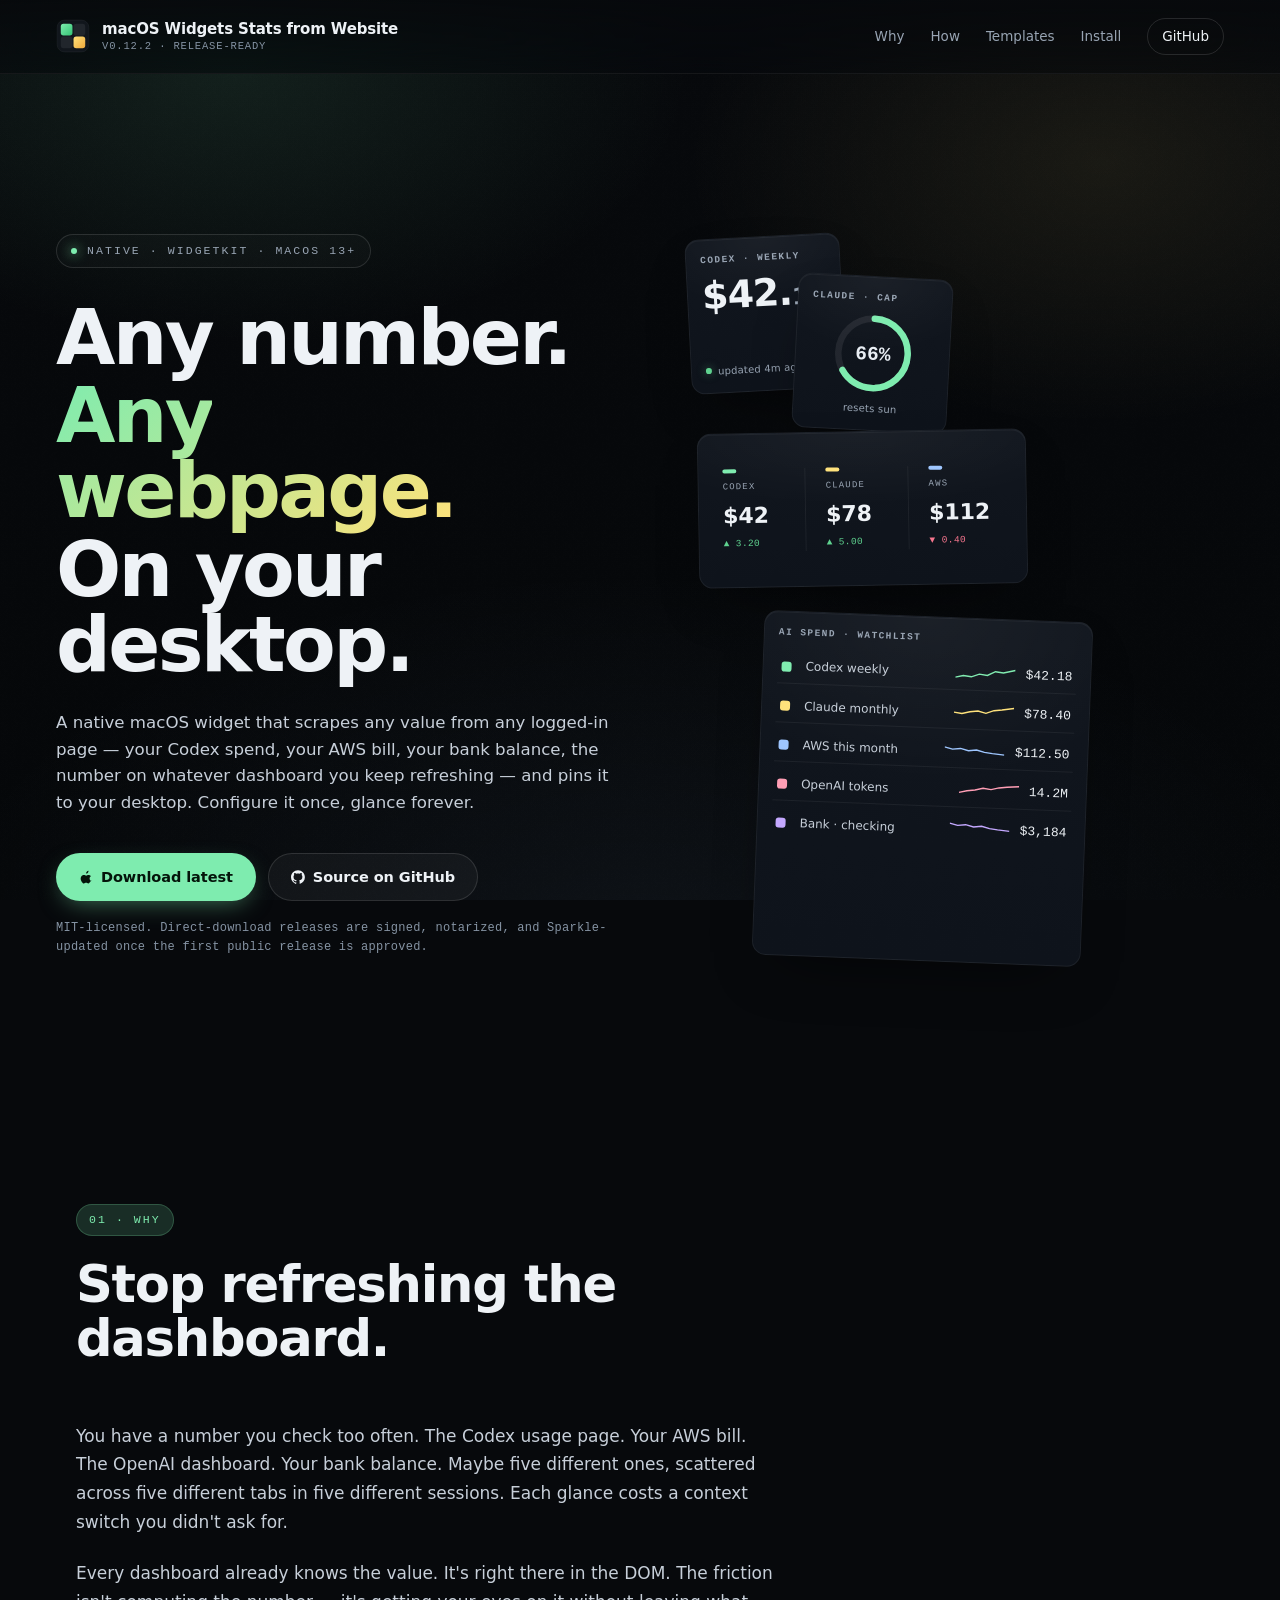
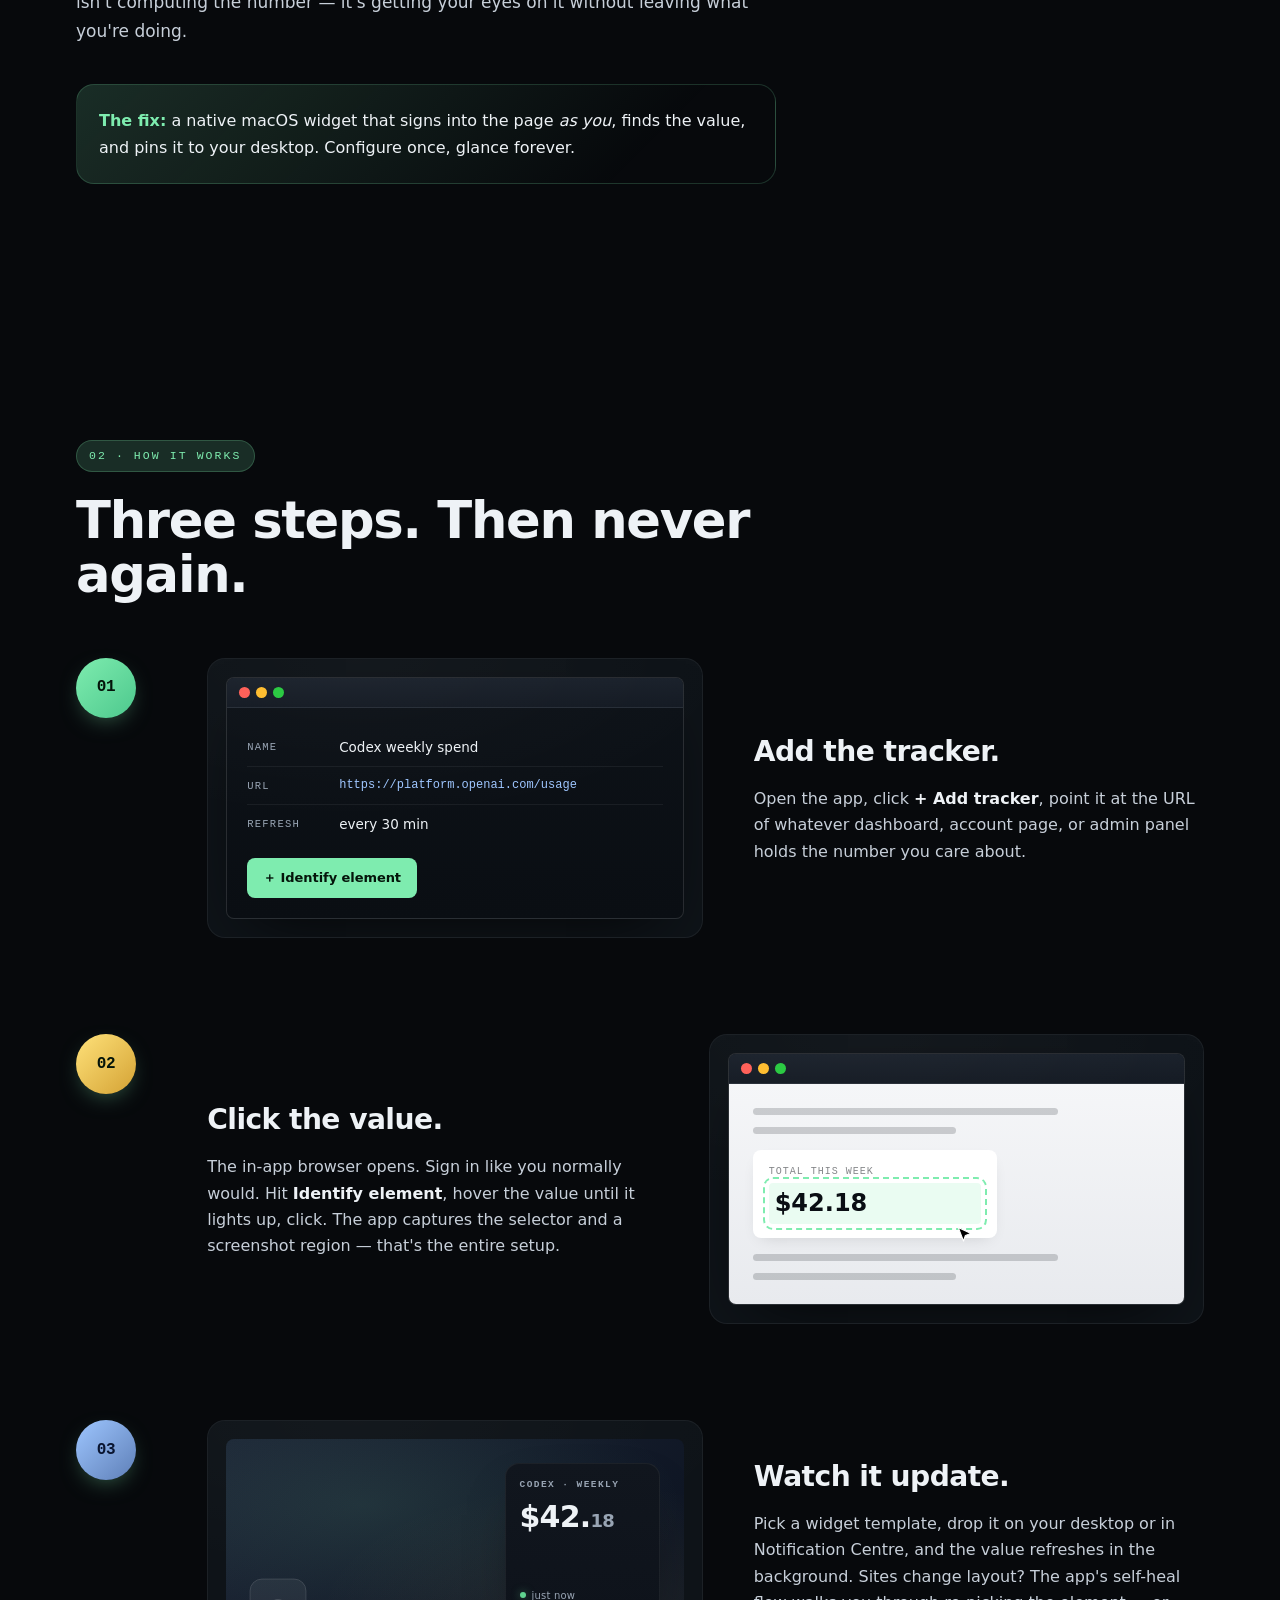
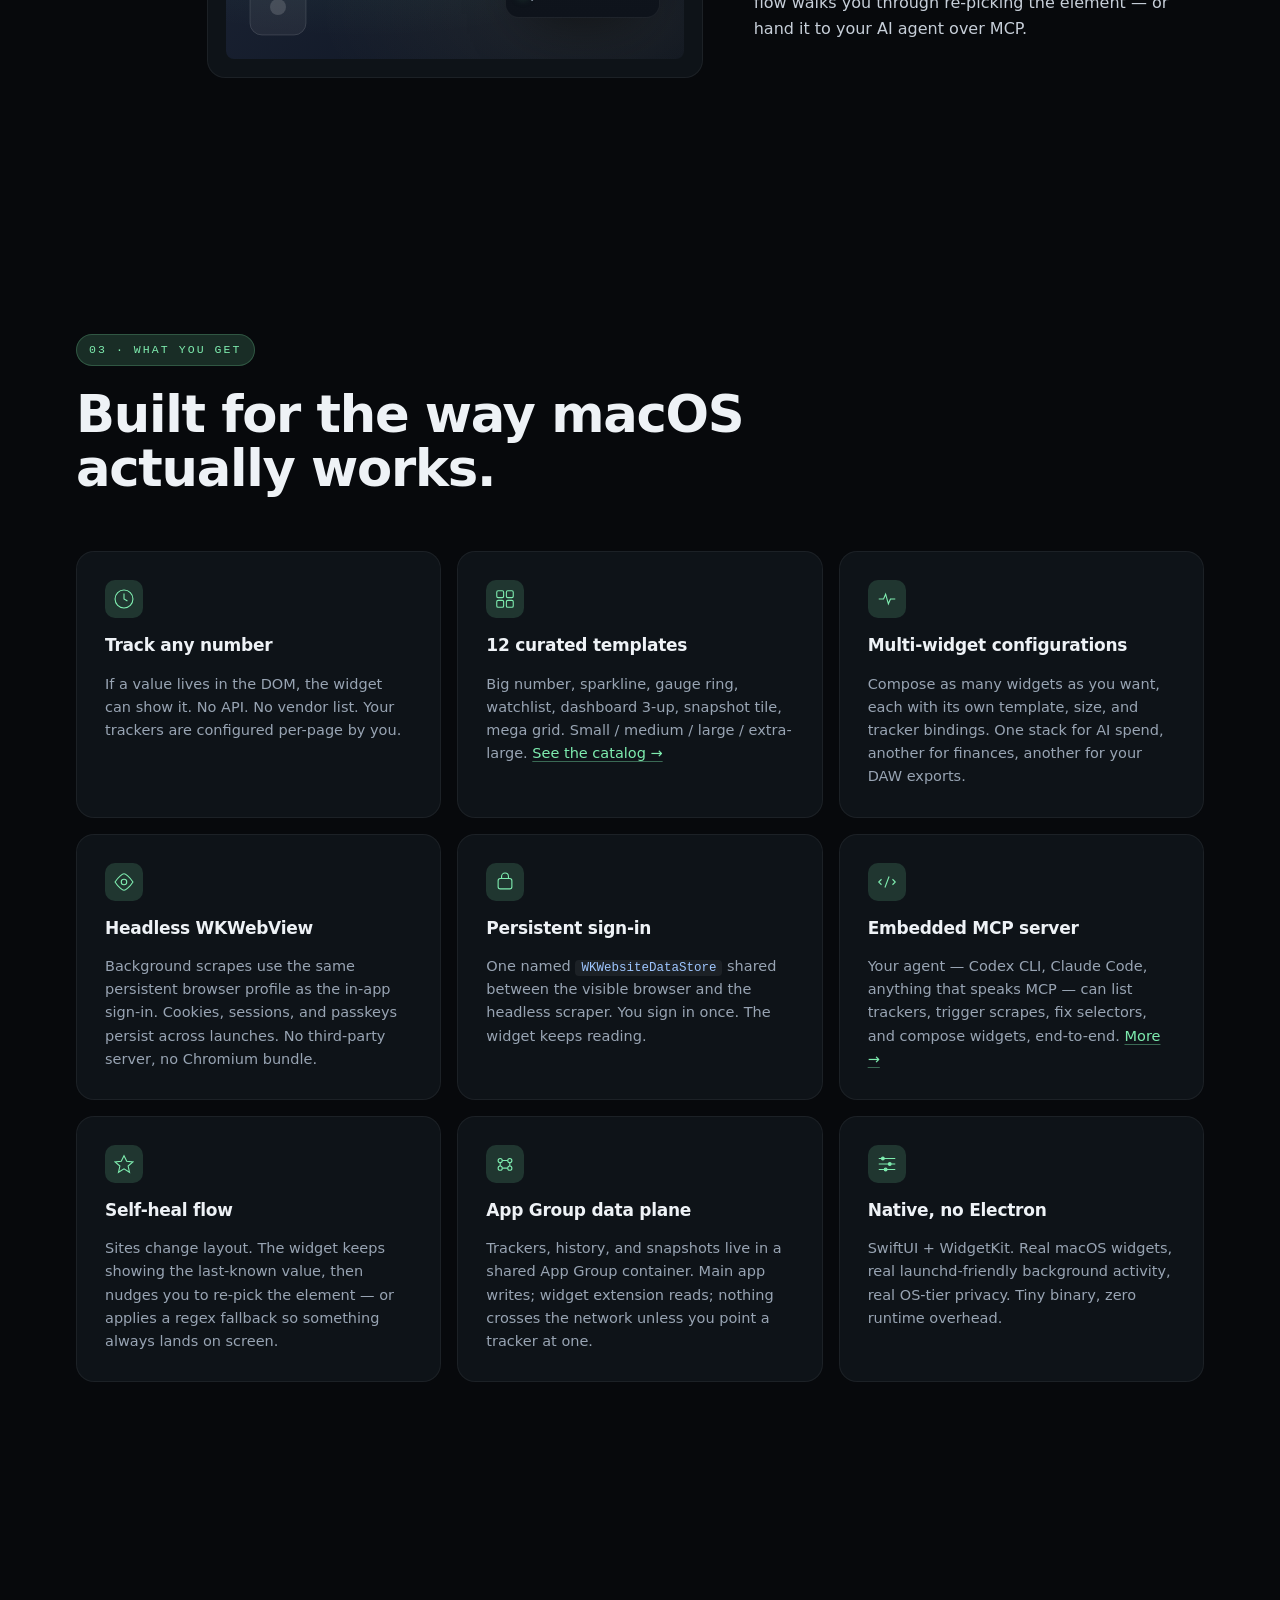
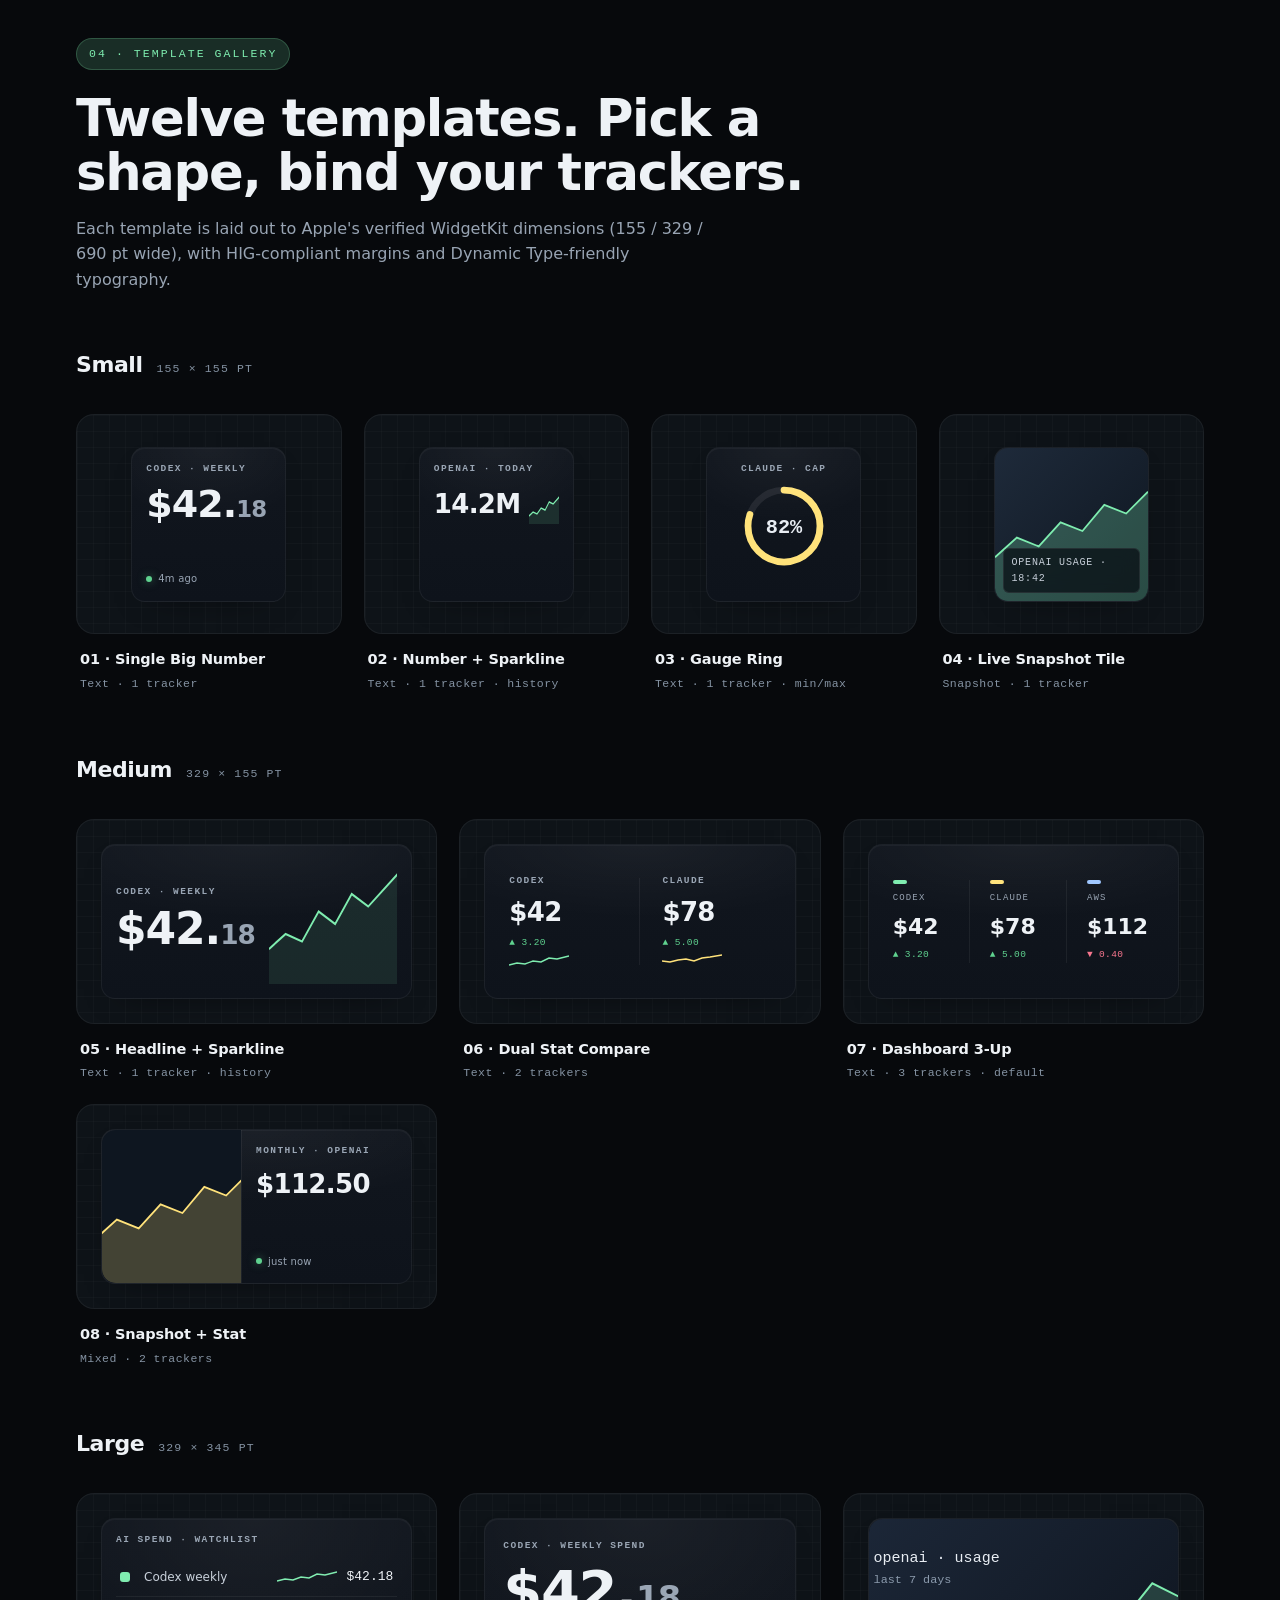
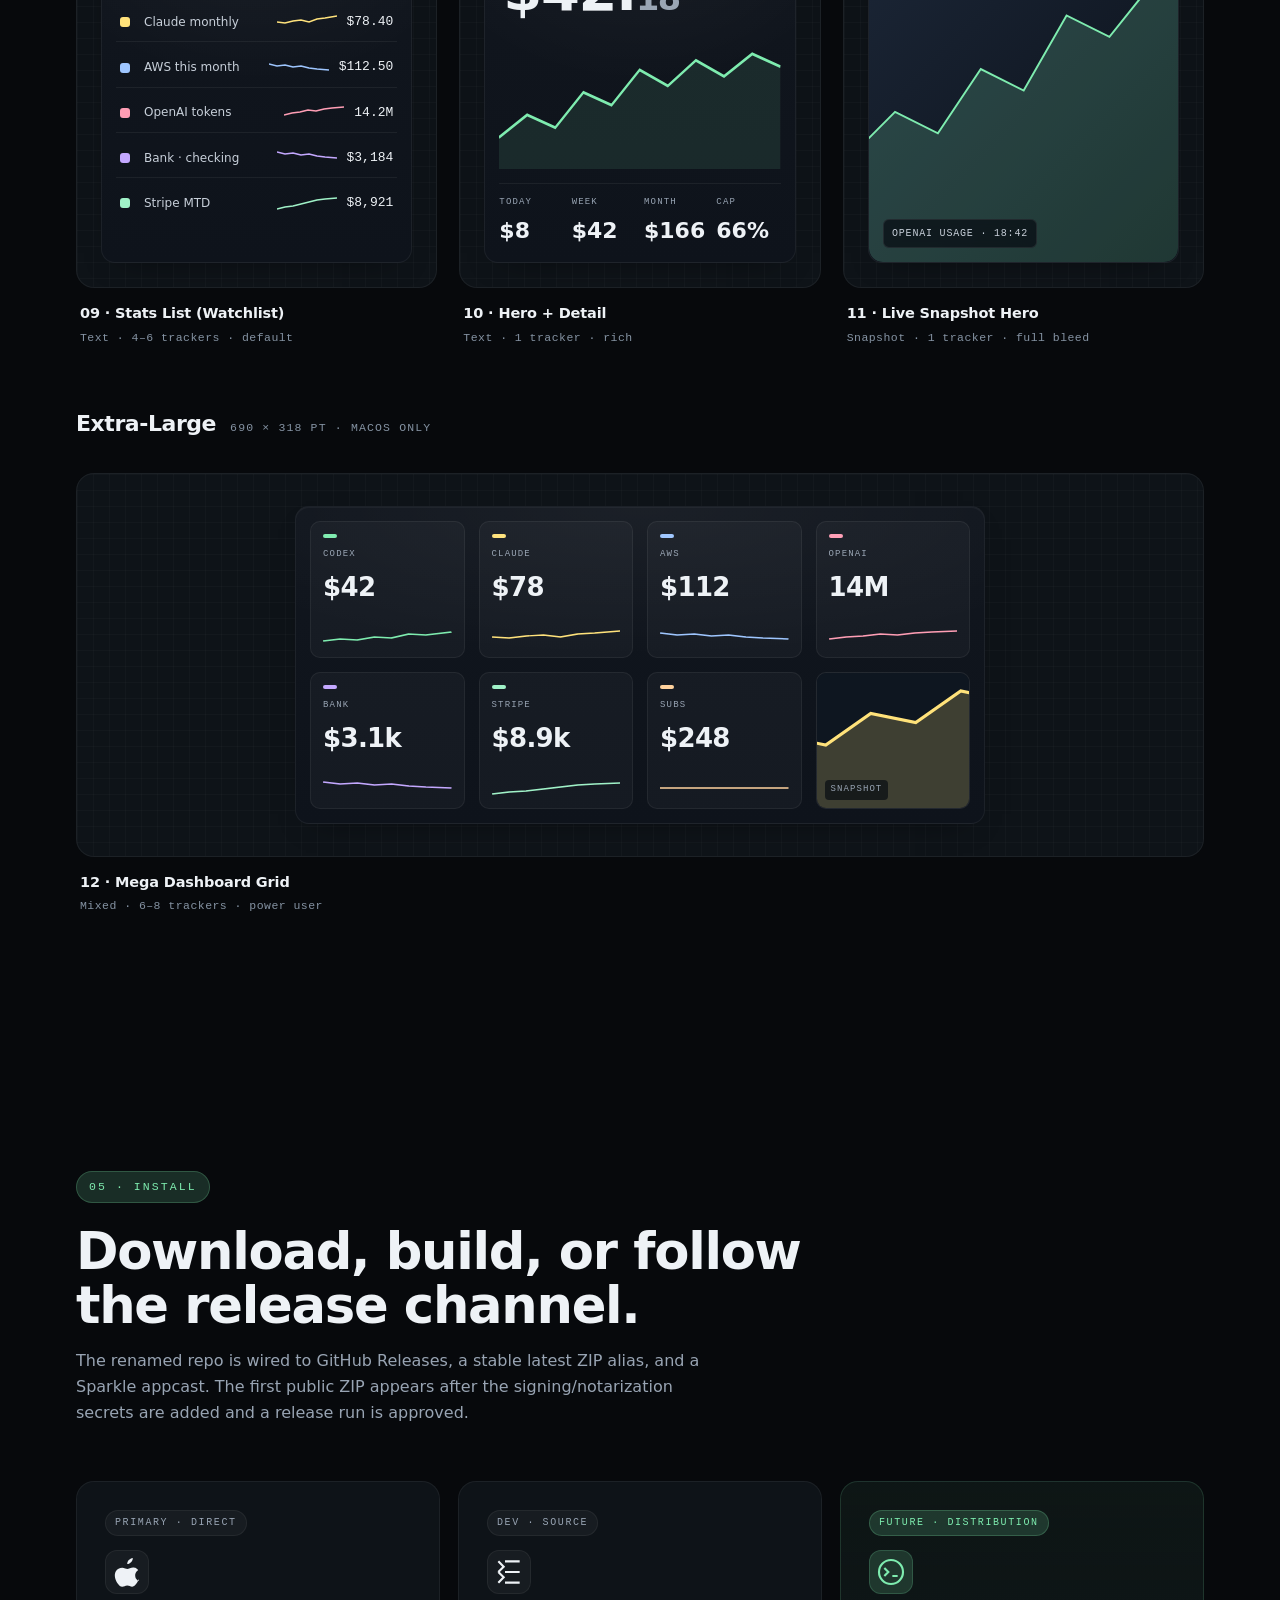
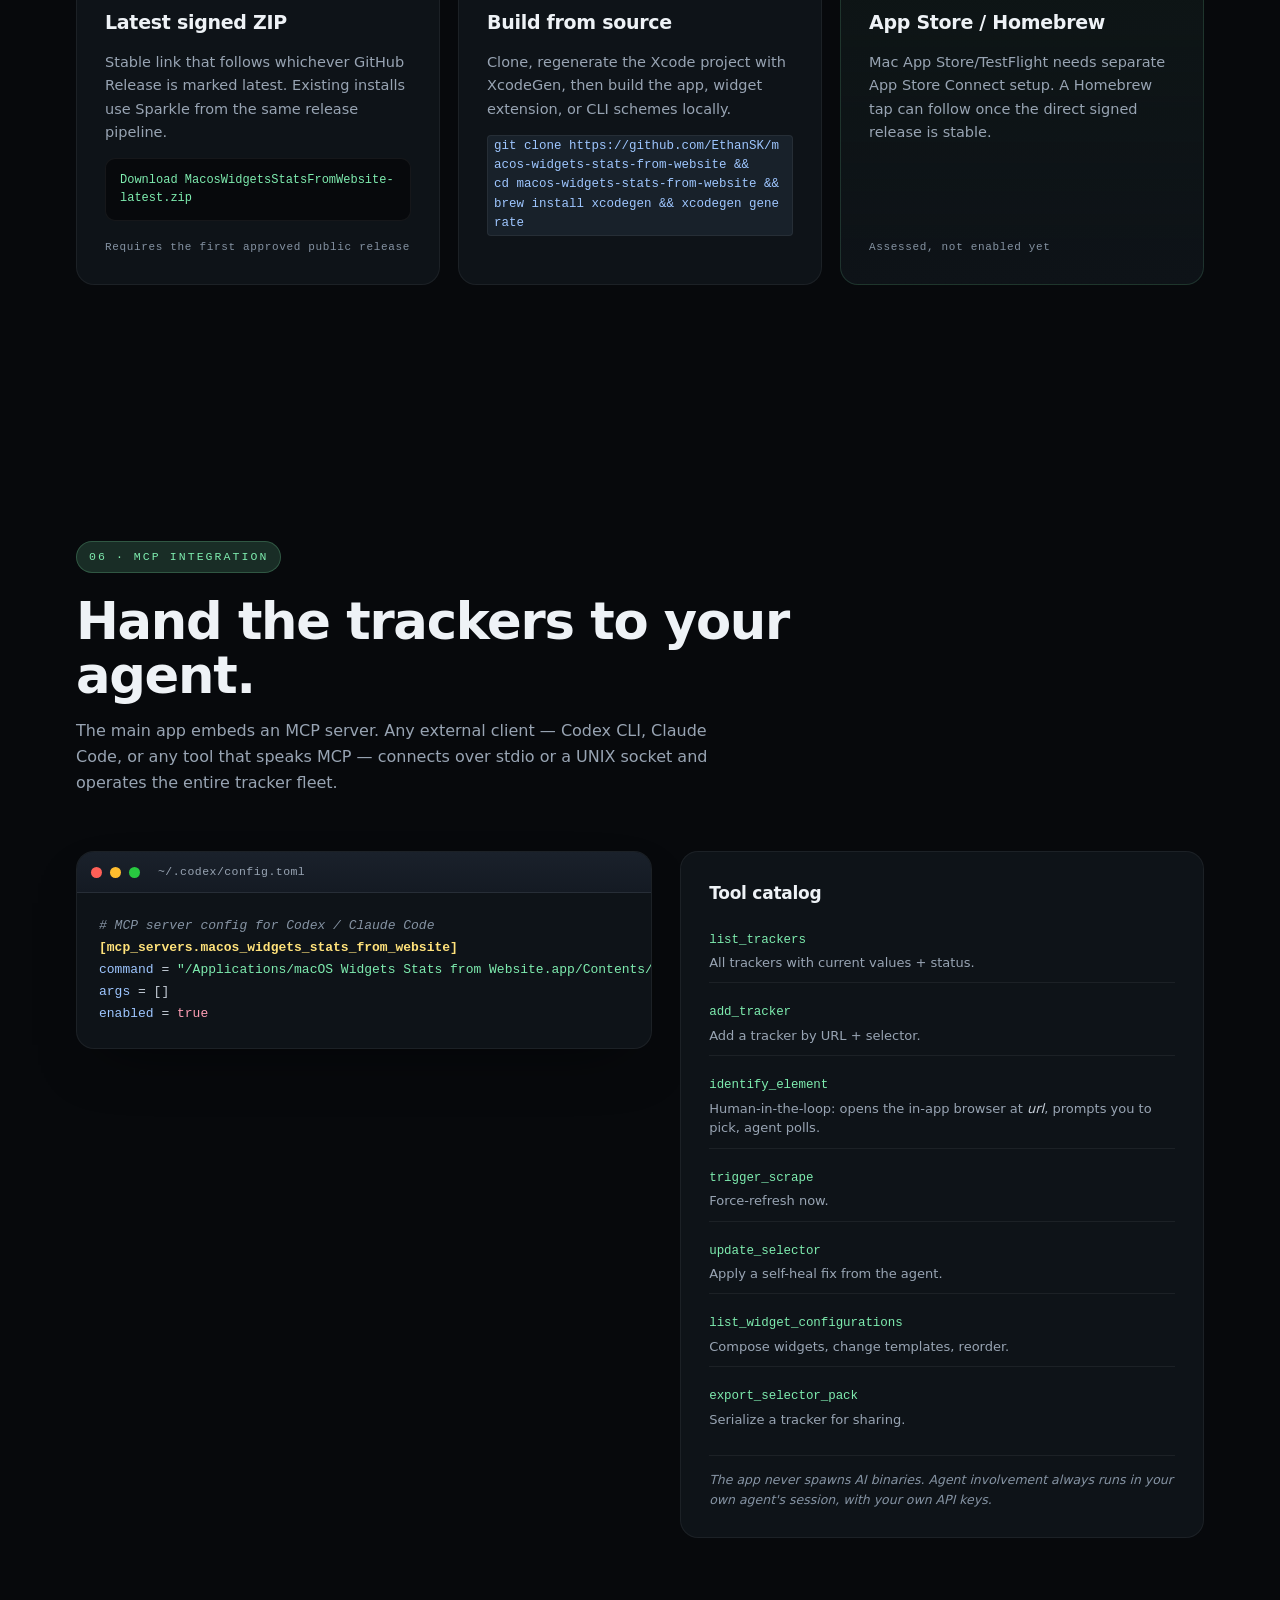
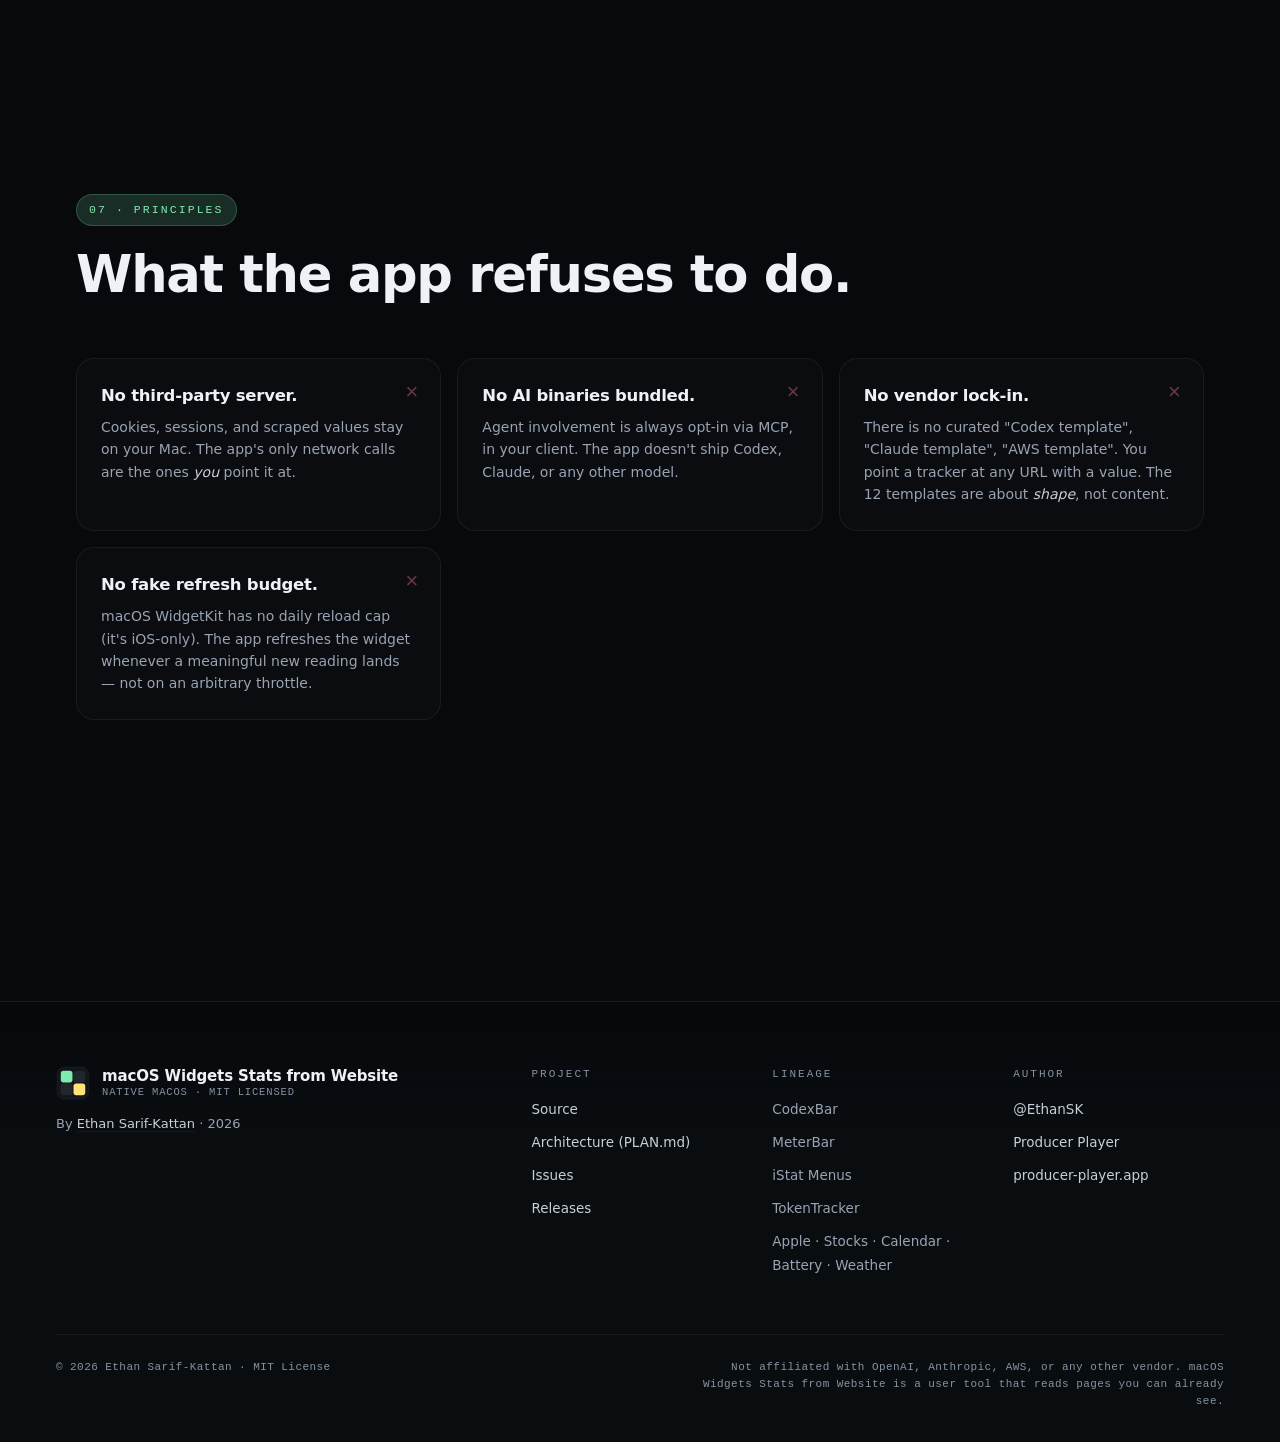
<file: index.html>
<!doctype html>
<html lang="en">
  <head>
    <meta charset="UTF-8" />
    <meta name="viewport" content="width=device-width, initial-scale=1.0" />
    <title>macOS Widgets Stats from Website — Native widgets for any number on any webpage</title>
    <meta
      name="description"
      content="A native macOS WidgetKit app that surfaces any number from any logged-in webpage to your desktop. Configure it once, glance forever. No tabs, no dashboards, no context-switching."
    />
    <meta name="robots" content="index, follow, max-image-preview:large" />
    <link rel="canonical" href="https://ethansk.github.io/macos-widgets-stats-from-website/" />
    <meta name="application-name" content="macOS Widgets Stats from Website" />
    <meta name="apple-mobile-web-app-title" content="macOS Widgets Stats from Website" />
    <meta name="theme-color" content="#0a0d10" />
    <link rel="icon" href="data:image/svg+xml,%3Csvg xmlns='http://www.w3.org/2000/svg' viewBox='0 0 64 64'%3E%3Crect width='64' height='64' rx='14' fill='%230a0d10'/%3E%3Crect x='8' y='8' width='22' height='22' rx='5' fill='%237eecaf'/%3E%3Crect x='34' y='8' width='22' height='22' rx='5' fill='%23ffffff' fill-opacity='0.08'/%3E%3Crect x='8' y='34' width='22' height='22' rx='5' fill='%23ffffff' fill-opacity='0.08'/%3E%3Crect x='34' y='34' width='22' height='22' rx='5' fill='%23ffe27a'/%3E%3C/svg%3E" />
    <link rel="stylesheet" href="styles.css" />

    <!-- Open Graph -->
    <meta property="og:site_name" content="macOS Widgets Stats from Website" />
    <meta property="og:type" content="website" />
    <meta property="og:locale" content="en_GB" />
    <meta property="og:url" content="https://ethansk.github.io/macos-widgets-stats-from-website/" />
    <meta property="og:title" content="macOS Widgets Stats from Website — Native widgets for any number on any webpage" />
    <meta property="og:description" content="A native macOS WidgetKit app that surfaces any number from any logged-in webpage to your desktop. Configure it once, glance forever." />
    <meta property="og:image" content="https://ethansk.github.io/macos-widgets-stats-from-website/assets/og-image.svg" />

    <meta name="twitter:card" content="summary_large_image" />
    <meta name="twitter:title" content="macOS Widgets Stats from Website — Native widgets for any number on any webpage" />
    <meta name="twitter:description" content="A native macOS WidgetKit app that surfaces any number from any logged-in webpage to your desktop." />
    <meta name="twitter:image" content="https://ethansk.github.io/macos-widgets-stats-from-website/assets/og-image.svg" />

    <script type="application/ld+json">
      {
        "@context": "https://schema.org",
        "@type": "SoftwareApplication",
        "name": "macOS Widgets Stats from Website",
        "applicationCategory": "UtilityApplication",
        "operatingSystem": "macOS 13+",
        "description": "A native macOS WidgetKit app that surfaces any number from any logged-in webpage to your desktop.",
        "url": "https://ethansk.github.io/macos-widgets-stats-from-website/",
        "downloadUrl": "https://github.com/EthanSK/macos-widgets-stats-from-website/releases/latest/download/MacosWidgetsStatsFromWebsite-latest.zip",
        "sameAs": "https://github.com/EthanSK/macos-widgets-stats-from-website",
        "license": "https://opensource.org/license/mit"
      }
    </script>
  </head>
  <body>
    <div class="grain" aria-hidden="true"></div>
    <div class="ambient" aria-hidden="true"></div>

    <header class="topbar">
      <a class="brand" href="#top">
        <svg class="brand-mark" viewBox="0 0 64 64" aria-hidden="true">
          <rect x="2" y="2" width="60" height="60" rx="14" fill="#11161c" stroke="rgba(255,255,255,0.08)" stroke-width="1.2"/>
          <rect x="9" y="9" width="22" height="22" rx="5" fill="url(#g1)"/>
          <rect x="33" y="9" width="22" height="22" rx="5" fill="rgba(255,255,255,0.07)"/>
          <rect x="9" y="33" width="22" height="22" rx="5" fill="rgba(255,255,255,0.07)"/>
          <rect x="33" y="33" width="22" height="22" rx="5" fill="url(#g2)"/>
          <defs>
            <linearGradient id="g1" x1="0" x2="1" y1="0" y2="1">
              <stop offset="0" stop-color="#7eecaf"/>
              <stop offset="1" stop-color="#34c474"/>
            </linearGradient>
            <linearGradient id="g2" x1="0" x2="1" y1="0" y2="1">
              <stop offset="0" stop-color="#ffe27a"/>
              <stop offset="1" stop-color="#f0a93b"/>
            </linearGradient>
          </defs>
        </svg>
        <span class="brand-words">
          <span class="brand-name">macOS Widgets Stats from Website</span>
          <span class="brand-sub">v0.12.2 · release-ready</span>
        </span>
      </a>
      <nav class="topnav" aria-label="Primary">
        <a href="#why">Why</a>
        <a href="#how">How</a>
        <a href="#templates">Templates</a>
        <a href="#install">Install</a>
        <a href="https://github.com/EthanSK/macos-widgets-stats-from-website" class="topnav-github" rel="noopener">GitHub</a>
      </nav>
    </header>

    <main id="top">
      <!-- ───────────── HERO ───────────── -->
      <section class="hero">
        <div class="hero-inner">
          <p class="hero-eyebrow"><span class="dot"></span>NATIVE · WIDGETKIT · MACOS 13+</p>
          <h1 class="hero-title">
            <span class="hero-line">Any number.</span>
            <span class="hero-line"><span class="hero-accent">Any webpage.</span></span>
            <span class="hero-line">On your desktop.</span>
          </h1>
          <p class="hero-tag">
            A native macOS widget that scrapes any value from any logged-in
            page — your Codex spend, your AWS bill, your bank balance, the
            number on whatever dashboard you keep refreshing — and pins it
            to your desktop. Configure it once, glance forever.
          </p>
          <div class="hero-cta">
            <a class="btn btn-primary" href="https://github.com/EthanSK/macos-widgets-stats-from-website/releases/latest/download/MacosWidgetsStatsFromWebsite-latest.zip" rel="noopener">
              <svg width="14" height="14" viewBox="0 0 24 24" fill="currentColor" aria-hidden="true"><path d="M16.365 1.43c0 1.14-.493 2.27-1.177 3.08-.744.9-1.99 1.57-2.987 1.57-.12-1.03.396-2.13 1.077-2.99.764-.9 2.02-1.49 2.937-1.66.05.34.15.68.15 1zm4.565 15.71c-.03.07-.46 1.58-1.55 3.14-.95 1.34-1.94 2.71-3.5 2.71-1.55 0-1.94-.92-3.69-.92-1.71 0-2.34.94-3.75.94-1.55 0-2.59-1.27-3.59-2.61-1.62-2.21-2.85-6.18-1.21-8.93.97-1.65 2.83-2.69 4.78-2.69 1.5 0 2.92.99 3.84.99.93 0 2.67-1.13 4.32-1.13.69 0 2.59.06 3.81 2.07-.1.06-2.27 1.32-2.25 3.95.03 3.13 2.74 4.17 2.78 4.18z"/></svg>
              Download latest
            </a>
            <a class="btn btn-ghost" href="https://github.com/EthanSK/macos-widgets-stats-from-website" rel="noopener">
              <svg width="14" height="14" viewBox="0 0 24 24" fill="currentColor" aria-hidden="true"><path d="M12 .5C5.4.5 0 5.9 0 12.5c0 5.3 3.4 9.7 8.2 11.3.6.1.8-.3.8-.6v-2.1c-3.3.7-4-1.6-4-1.6-.5-1.4-1.3-1.8-1.3-1.8-1.1-.7.1-.7.1-.7 1.2.1 1.8 1.2 1.8 1.2 1.1 1.8 2.8 1.3 3.5 1 .1-.8.4-1.3.7-1.6-2.7-.3-5.5-1.3-5.5-5.9 0-1.3.5-2.4 1.2-3.2-.1-.3-.5-1.5.1-3.2 0 0 1-.3 3.3 1.2.9-.3 2-.4 3-.4s2 .1 3 .4c2.3-1.5 3.3-1.2 3.3-1.2.7 1.7.2 2.9.1 3.2.8.8 1.2 1.9 1.2 3.2 0 4.6-2.8 5.6-5.5 5.9.4.4.8 1.1.8 2.2v3.3c0 .3.2.7.8.6 4.8-1.6 8.2-6 8.2-11.3C24 5.9 18.6.5 12 .5z"/></svg>
              Source on GitHub
            </a>
          </div>
          <p class="hero-note">MIT-licensed. Direct-download releases are signed, notarized, and Sparkle-updated once the first public release is approved.</p>
        </div>

        <!-- Hero composition: floating widget tiles -->
        <div class="hero-stage" aria-hidden="true">
          <div class="hero-grid">
            <!-- Tile 1: small big number -->
            <div class="tile tile-small tile-1" style="--delay: 0.05s">
              <div class="tile-title">CODEX · WEEKLY</div>
              <div class="tile-hero">$42.<span class="tile-hero-cents">18</span></div>
              <div class="tile-foot"><span class="tile-dot tile-dot-good"></span>updated 4m ago</div>
            </div>

            <!-- Tile 2: gauge ring -->
            <div class="tile tile-small tile-2" style="--delay: 0.15s">
              <div class="tile-title">CLAUDE · CAP</div>
              <svg class="tile-ring" viewBox="0 0 80 80">
                <circle cx="40" cy="40" r="32" fill="none" stroke="rgba(255,255,255,0.08)" stroke-width="6"/>
                <circle cx="40" cy="40" r="32" fill="none" stroke="#7eecaf" stroke-width="6" stroke-dasharray="201" stroke-dashoffset="68" stroke-linecap="round" transform="rotate(-90 40 40)"/>
                <text x="40" y="46" text-anchor="middle" fill="#e8edf3" font-size="18" font-weight="600" font-family="ui-monospace, SFMono-Regular, monospace">66%</text>
              </svg>
              <div class="tile-foot tile-foot-tight">resets sun</div>
            </div>

            <!-- Tile 3: medium dashboard 3-up -->
            <div class="tile tile-medium tile-3" style="--delay: 0.25s">
              <div class="tile-3up">
                <div class="tile-3up-col">
                  <div class="tile-chip" style="--chip:#7eecaf"></div>
                  <div class="tile-3up-title">CODEX</div>
                  <div class="tile-3up-val">$42</div>
                  <div class="tile-3up-delta delta-up">▲ 3.20</div>
                </div>
                <div class="tile-3up-col">
                  <div class="tile-chip" style="--chip:#ffe27a"></div>
                  <div class="tile-3up-title">CLAUDE</div>
                  <div class="tile-3up-val">$78</div>
                  <div class="tile-3up-delta delta-up">▲ 5.00</div>
                </div>
                <div class="tile-3up-col">
                  <div class="tile-chip" style="--chip:#9ec6ff"></div>
                  <div class="tile-3up-title">AWS</div>
                  <div class="tile-3up-val">$112</div>
                  <div class="tile-3up-delta delta-down">▼ 0.40</div>
                </div>
              </div>
            </div>

            <!-- Tile 4: large stats list -->
            <div class="tile tile-large tile-4" style="--delay: 0.35s">
              <div class="tile-title tile-title-pad">AI SPEND · WATCHLIST</div>
              <ul class="tile-list">
                <li><span class="tile-chip" style="--chip:#7eecaf"></span><span class="tile-list-name">Codex weekly</span><svg class="tile-spark" viewBox="0 0 60 16" preserveAspectRatio="none"><polyline fill="none" stroke="#7eecaf" stroke-width="1.4" points="0,12 8,10 16,11 24,8 32,9 40,5 48,6 60,3"/></svg><span class="tile-list-val">$42.18</span></li>
                <li><span class="tile-chip" style="--chip:#ffe27a"></span><span class="tile-list-name">Claude monthly</span><svg class="tile-spark" viewBox="0 0 60 16" preserveAspectRatio="none"><polyline fill="none" stroke="#ffe27a" stroke-width="1.4" points="0,8 8,9 16,7 24,6 32,8 40,5 48,4 60,2"/></svg><span class="tile-list-val">$78.40</span></li>
                <li><span class="tile-chip" style="--chip:#9ec6ff"></span><span class="tile-list-name">AWS this month</span><svg class="tile-spark" viewBox="0 0 60 16" preserveAspectRatio="none"><polyline fill="none" stroke="#9ec6ff" stroke-width="1.4" points="0,4 8,6 16,5 24,7 32,6 40,8 48,9 60,10"/></svg><span class="tile-list-val">$112.50</span></li>
                <li><span class="tile-chip" style="--chip:#ff9eb5"></span><span class="tile-list-name">OpenAI tokens</span><svg class="tile-spark" viewBox="0 0 60 16" preserveAspectRatio="none"><polyline fill="none" stroke="#ff9eb5" stroke-width="1.4" points="0,10 8,8 16,7 24,5 32,6 40,4 48,3 60,2"/></svg><span class="tile-list-val">14.2M</span></li>
                <li><span class="tile-chip" style="--chip:#c4a8ff"></span><span class="tile-list-name">Bank · checking</span><svg class="tile-spark" viewBox="0 0 60 16" preserveAspectRatio="none"><polyline fill="none" stroke="#c4a8ff" stroke-width="1.4" points="0,2 8,4 16,3 24,5 32,4 40,6 48,7 60,8"/></svg><span class="tile-list-val">$3,184</span></li>
              </ul>
            </div>
          </div>
        </div>
      </section>

      <!-- ───────────── WHY ───────────── -->
      <section id="why" class="section section-why">
        <div class="section-head">
          <p class="kicker">01 · WHY</p>
          <h2>Stop refreshing the dashboard.</h2>
        </div>
        <div class="prose">
          <p>
            You have a number you check too often. The Codex usage page.
            Your AWS bill. The OpenAI dashboard. Your bank balance. Maybe
            five different ones, scattered across five different tabs in
            five different sessions. Each glance costs a context switch
            you didn't ask for.
          </p>
          <p>
            Every dashboard already knows the value. It's right there in
            the DOM. The friction isn't computing the number — it's
            getting your eyes on it without leaving what you're doing.
          </p>
          <p class="prose-callout">
            <strong>The fix:</strong> a native macOS widget that signs into the page <em>as you</em>, finds the value, and pins it to your desktop. Configure once, glance forever.
          </p>
        </div>
      </section>

      <!-- ───────────── HOW ───────────── -->
      <section id="how" class="section section-how">
        <div class="section-head">
          <p class="kicker">02 · HOW IT WORKS</p>
          <h2>Three steps. Then never again.</h2>
        </div>

        <ol class="steps">
          <li class="step">
            <div class="step-num"><span>01</span></div>
            <div class="step-illustration step-illu-1" aria-hidden="true">
              <div class="window">
                <div class="window-bar"><span></span><span></span><span></span></div>
                <div class="window-body">
                  <div class="form-row"><span class="form-label">Name</span><span class="form-input">Codex weekly spend</span></div>
                  <div class="form-row"><span class="form-label">URL</span><span class="form-input form-mono">https://platform.openai.com/usage</span></div>
                  <div class="form-row"><span class="form-label">Refresh</span><span class="form-input">every 30 min</span></div>
                  <span class="form-btn" role="presentation">＋ Identify element</span>
                </div>
              </div>
            </div>
            <div class="step-copy">
              <h3>Add the tracker.</h3>
              <p>Open the app, click <strong>+ Add tracker</strong>, point it at the URL of whatever dashboard, account page, or admin panel holds the number you care about.</p>
            </div>
          </li>

          <li class="step step-flip">
            <div class="step-num"><span>02</span></div>
            <div class="step-illustration step-illu-2" aria-hidden="true">
              <div class="window">
                <div class="window-bar"><span></span><span></span><span></span></div>
                <div class="window-body window-body-browser">
                  <div class="browser-page">
                    <div class="browser-text-row"></div>
                    <div class="browser-text-row short"></div>
                    <div class="browser-card">
                      <div class="browser-card-label">Total this week</div>
                      <div class="browser-card-value pulse-target">$42.18</div>
                    </div>
                    <div class="browser-text-row"></div>
                    <div class="browser-text-row short"></div>
                  </div>
                  <div class="browser-cursor"></div>
                </div>
              </div>
            </div>
            <div class="step-copy">
              <h3>Click the value.</h3>
              <p>The in-app browser opens. Sign in like you normally would. Hit <strong>Identify element</strong>, hover the value until it lights up, click. The app captures the selector and a screenshot region — that's the entire setup.</p>
            </div>
          </li>

          <li class="step">
            <div class="step-num"><span>03</span></div>
            <div class="step-illustration step-illu-3" aria-hidden="true">
              <div class="desktop">
                <div class="desktop-tile">
                  <div class="tile-title">CODEX · WEEKLY</div>
                  <div class="tile-hero tile-hero-sm">$42.<span class="tile-hero-cents">18</span></div>
                  <div class="tile-foot"><span class="tile-dot tile-dot-good"></span>just now</div>
                </div>
                <div class="desktop-spark"></div>
              </div>
            </div>
            <div class="step-copy">
              <h3>Watch it update.</h3>
              <p>Pick a widget template, drop it on your desktop or in Notification Centre, and the value refreshes in the background. Sites change layout? The app's self-heal flow walks you through re-picking the element — or hand it to your AI agent over MCP.</p>
            </div>
          </li>
        </ol>
      </section>

      <!-- ───────────── FEATURES ───────────── -->
      <section id="features" class="section section-features">
        <div class="section-head">
          <p class="kicker">03 · WHAT YOU GET</p>
          <h2>Built for the way macOS actually works.</h2>
        </div>

        <div class="features-grid">
          <article class="feat">
            <div class="feat-icon">
              <svg viewBox="0 0 32 32" fill="none" stroke="currentColor" stroke-width="1.6"><circle cx="16" cy="16" r="13"/><path d="M16 8v8l5 3"/></svg>
            </div>
            <h3>Track any number</h3>
            <p>If a value lives in the DOM, the widget can show it. No API. No vendor list. Your trackers are configured per-page by you.</p>
          </article>

          <article class="feat">
            <div class="feat-icon">
              <svg viewBox="0 0 32 32" fill="none" stroke="currentColor" stroke-width="1.6"><rect x="4" y="4" width="10" height="10" rx="2"/><rect x="18" y="4" width="10" height="10" rx="2"/><rect x="4" y="18" width="10" height="10" rx="2"/><rect x="18" y="18" width="10" height="10" rx="2"/></svg>
            </div>
            <h3>12 curated templates</h3>
            <p>Big number, sparkline, gauge ring, watchlist, dashboard 3-up, snapshot tile, mega grid. Small / medium / large / extra-large. <a href="#templates">See the catalog →</a></p>
          </article>

          <article class="feat">
            <div class="feat-icon">
              <svg viewBox="0 0 32 32" fill="none" stroke="currentColor" stroke-width="1.6"><path d="M4 16h7l3-7 4 14 3-7h7"/></svg>
            </div>
            <h3>Multi-widget configurations</h3>
            <p>Compose as many widgets as you want, each with its own template, size, and tracker bindings. One stack for AI spend, another for finances, another for your DAW exports.</p>
          </article>

          <article class="feat">
            <div class="feat-icon">
              <svg viewBox="0 0 32 32" fill="none" stroke="currentColor" stroke-width="1.6"><path d="M3 16C8 8 14 4 16 4s8 4 13 12c-5 8-11 12-13 12S8 24 3 16Z"/><circle cx="16" cy="16" r="4"/></svg>
            </div>
            <h3>Headless WKWebView</h3>
            <p>Background scrapes use the same persistent browser profile as the in-app sign-in. Cookies, sessions, and passkeys persist across launches. No third-party server, no Chromium bundle.</p>
          </article>

          <article class="feat">
            <div class="feat-icon">
              <svg viewBox="0 0 32 32" fill="none" stroke="currentColor" stroke-width="1.6"><rect x="6" y="11" width="20" height="15" rx="3"/><path d="M11 11V8a5 5 0 0 1 10 0v3"/></svg>
            </div>
            <h3>Persistent sign-in</h3>
            <p>One named <code>WKWebsiteDataStore</code> shared between the visible browser and the headless scraper. You sign in once. The widget keeps reading.</p>
          </article>

          <article class="feat">
            <div class="feat-icon">
              <svg viewBox="0 0 32 32" fill="none" stroke="currentColor" stroke-width="1.6"><path d="M8 20l-4-4 4-4M24 12l4 4-4 4M19 8l-6 16"/></svg>
            </div>
            <h3>Embedded MCP server</h3>
            <p>Your agent — Codex CLI, Claude Code, anything that speaks MCP — can list trackers, trigger scrapes, fix selectors, and compose widgets, end-to-end. <a href="#mcp">More →</a></p>
          </article>

          <article class="feat">
            <div class="feat-icon">
              <svg viewBox="0 0 32 32" fill="none" stroke="currentColor" stroke-width="1.6"><path d="M16 4l4 8 9 1-7 6 2 9-8-5-8 5 2-9-7-6 9-1z"/></svg>
            </div>
            <h3>Self-heal flow</h3>
            <p>Sites change layout. The widget keeps showing the last-known value, then nudges you to re-pick the element — or applies a regex fallback so something always lands on screen.</p>
          </article>

          <article class="feat">
            <div class="feat-icon">
              <svg viewBox="0 0 32 32" fill="none" stroke="currentColor" stroke-width="1.6"><circle cx="9" cy="11" r="3"/><circle cx="23" cy="11" r="3"/><circle cx="9" cy="22" r="3"/><circle cx="23" cy="22" r="3"/><path d="M12 11h8M12 22h8M9 14v5M23 14v5"/></svg>
            </div>
            <h3>App Group data plane</h3>
            <p>Trackers, history, and snapshots live in a shared App Group container. Main app writes; widget extension reads; nothing crosses the network unless you point a tracker at one.</p>
          </article>

          <article class="feat">
            <div class="feat-icon">
              <svg viewBox="0 0 32 32" fill="none" stroke="currentColor" stroke-width="1.6"><path d="M4 8h24M4 16h24M4 24h24"/><circle cx="10" cy="8" r="2" fill="currentColor"/><circle cx="20" cy="16" r="2" fill="currentColor"/><circle cx="14" cy="24" r="2" fill="currentColor"/></svg>
            </div>
            <h3>Native, no Electron</h3>
            <p>SwiftUI + WidgetKit. Real macOS widgets, real launchd-friendly background activity, real OS-tier privacy. Tiny binary, zero runtime overhead.</p>
          </article>
        </div>
      </section>

      <!-- ───────────── TEMPLATES ───────────── -->
      <section id="templates" class="section section-templates">
        <div class="section-head">
          <p class="kicker">04 · TEMPLATE GALLERY</p>
          <h2>Twelve templates. Pick a shape, bind your trackers.</h2>
          <p class="section-sub">Each template is laid out to Apple's verified WidgetKit dimensions
            (155 / 329 / 690 pt wide), with HIG-compliant margins and Dynamic
            Type-friendly typography.</p>
        </div>

        <div class="size-stack">
          <h3 class="size-label"><span>Small</span><span class="size-dim">155 × 155 pt</span></h3>
          <div class="gallery gallery-small">
            <figure class="card card-small">
              <div class="card-frame">
                <div class="tile tile-small tile-flat">
                  <div class="tile-title">CODEX · WEEKLY</div>
                  <div class="tile-hero">$42.<span class="tile-hero-cents">18</span></div>
                  <div class="tile-foot"><span class="tile-dot tile-dot-good"></span>4m ago</div>
                </div>
              </div>
              <figcaption><strong>01 · Single Big Number</strong><span>Text · 1 tracker</span></figcaption>
            </figure>

            <figure class="card card-small">
              <div class="card-frame">
                <div class="tile tile-small tile-flat">
                  <div class="tile-title">OPENAI · TODAY</div>
                  <div class="tile-row-split">
                    <div class="tile-hero tile-hero-md">14.2M</div>
                    <svg class="tile-spark-lg" viewBox="0 0 60 30" preserveAspectRatio="none"><path d="M0,22 L8,18 L16,20 L24,14 L32,16 L40,8 L48,10 L60,3" fill="none" stroke="#7eecaf" stroke-width="1.6"/><path d="M0,22 L8,18 L16,20 L24,14 L32,16 L40,8 L48,10 L60,3 L60,30 L0,30 Z" fill="rgba(126,236,175,0.12)"/></svg>
                  </div>
                </div>
              </div>
              <figcaption><strong>02 · Number + Sparkline</strong><span>Text · 1 tracker · history</span></figcaption>
            </figure>

            <figure class="card card-small">
              <div class="card-frame">
                <div class="tile tile-small tile-flat tile-center">
                  <div class="tile-title">CLAUDE · CAP</div>
                  <svg class="tile-ring" viewBox="0 0 80 80">
                    <circle cx="40" cy="40" r="32" fill="none" stroke="rgba(255,255,255,0.08)" stroke-width="6"/>
                    <circle cx="40" cy="40" r="32" fill="none" stroke="#ffe27a" stroke-width="6" stroke-dasharray="201" stroke-dashoffset="40" stroke-linecap="round" transform="rotate(-90 40 40)"/>
                    <text x="40" y="46" text-anchor="middle" fill="#e8edf3" font-size="18" font-weight="600" font-family="ui-monospace, SFMono-Regular, monospace">82%</text>
                  </svg>
                </div>
              </div>
              <figcaption><strong>03 · Gauge Ring</strong><span>Text · 1 tracker · min/max</span></figcaption>
            </figure>

            <figure class="card card-small">
              <div class="card-frame">
                <div class="tile tile-small tile-flat tile-snapshot" aria-label="snapshot tile">
                  <div class="snap-image">
                    <svg viewBox="0 0 140 140" preserveAspectRatio="xMidYMid slice">
                      <defs><linearGradient id="snapg1" x1="0" x2="1" y1="0" y2="1"><stop offset="0" stop-color="#1e2a3a"/><stop offset="1" stop-color="#0e1620"/></linearGradient></defs>
                      <rect width="140" height="140" fill="url(#snapg1)"/>
                      <path d="M0,100 L20,82 L40,90 L60,68 L80,76 L100,52 L120,60 L140,40 L140,140 L0,140 Z" fill="rgba(126,236,175,0.25)"/>
                      <path d="M0,100 L20,82 L40,90 L60,68 L80,76 L100,52 L120,60 L140,40" fill="none" stroke="#7eecaf" stroke-width="1.6"/>
                    </svg>
                  </div>
                  <div class="snap-overlay">openai usage · 18:42</div>
                </div>
              </div>
              <figcaption><strong>04 · Live Snapshot Tile</strong><span>Snapshot · 1 tracker</span></figcaption>
            </figure>
          </div>

          <h3 class="size-label"><span>Medium</span><span class="size-dim">329 × 155 pt</span></h3>
          <div class="gallery gallery-medium">
            <figure class="card card-medium">
              <div class="card-frame">
                <div class="tile tile-medium tile-flat">
                  <div class="tile-medium-row">
                    <div class="tile-medium-left">
                      <div class="tile-title">CODEX · WEEKLY</div>
                      <div class="tile-hero tile-hero-lg">$42.<span class="tile-hero-cents">18</span></div>
                    </div>
                    <div class="tile-medium-right">
                      <svg class="tile-spark-xl" viewBox="0 0 140 100" preserveAspectRatio="none">
                        <path d="M0,72 L18,60 L36,66 L54,42 L72,52 L90,28 L108,38 L140,12" fill="none" stroke="#7eecaf" stroke-width="1.8"/>
                        <path d="M0,72 L18,60 L36,66 L54,42 L72,52 L90,28 L108,38 L140,12 L140,100 L0,100 Z" fill="rgba(126,236,175,0.10)"/>
                      </svg>
                    </div>
                  </div>
                </div>
              </div>
              <figcaption><strong>05 · Headline + Sparkline</strong><span>Text · 1 tracker · history</span></figcaption>
            </figure>

            <figure class="card card-medium">
              <div class="card-frame">
                <div class="tile tile-medium tile-flat">
                  <div class="tile-compare">
                    <div class="tile-compare-side">
                      <div class="tile-title">CODEX</div>
                      <div class="tile-hero tile-hero-md">$42</div>
                      <div class="tile-3up-delta delta-up">▲ 3.20</div>
                      <svg class="tile-spark" viewBox="0 0 60 16" preserveAspectRatio="none"><polyline fill="none" stroke="#7eecaf" stroke-width="1.4" points="0,12 8,10 16,11 24,8 32,9 40,5 48,6 60,3"/></svg>
                    </div>
                    <div class="tile-compare-divider"></div>
                    <div class="tile-compare-side">
                      <div class="tile-title">CLAUDE</div>
                      <div class="tile-hero tile-hero-md">$78</div>
                      <div class="tile-3up-delta delta-up">▲ 5.00</div>
                      <svg class="tile-spark" viewBox="0 0 60 16" preserveAspectRatio="none"><polyline fill="none" stroke="#ffe27a" stroke-width="1.4" points="0,8 8,9 16,7 24,6 32,8 40,5 48,4 60,2"/></svg>
                    </div>
                  </div>
                </div>
              </div>
              <figcaption><strong>06 · Dual Stat Compare</strong><span>Text · 2 trackers</span></figcaption>
            </figure>

            <figure class="card card-medium">
              <div class="card-frame">
                <div class="tile tile-medium tile-flat">
                  <div class="tile-3up tile-3up-pad">
                    <div class="tile-3up-col"><div class="tile-chip" style="--chip:#7eecaf"></div><div class="tile-3up-title">CODEX</div><div class="tile-3up-val">$42</div><div class="tile-3up-delta delta-up">▲ 3.20</div></div>
                    <div class="tile-3up-col"><div class="tile-chip" style="--chip:#ffe27a"></div><div class="tile-3up-title">CLAUDE</div><div class="tile-3up-val">$78</div><div class="tile-3up-delta delta-up">▲ 5.00</div></div>
                    <div class="tile-3up-col"><div class="tile-chip" style="--chip:#9ec6ff"></div><div class="tile-3up-title">AWS</div><div class="tile-3up-val">$112</div><div class="tile-3up-delta delta-down">▼ 0.40</div></div>
                  </div>
                </div>
              </div>
              <figcaption><strong>07 · Dashboard 3-Up</strong><span>Text · 3 trackers · default</span></figcaption>
            </figure>

            <figure class="card card-medium">
              <div class="card-frame">
                <div class="tile tile-medium tile-flat">
                  <div class="tile-mixed">
                    <div class="tile-mixed-snap">
                      <svg viewBox="0 0 140 140" preserveAspectRatio="xMidYMid slice">
                        <rect width="140" height="140" fill="#0e1620"/>
                        <path d="M0,100 L20,82 L40,90 L60,68 L80,76 L100,52 L120,60 L140,40 L140,140 L0,140 Z" fill="rgba(255,226,122,0.22)"/>
                        <path d="M0,100 L20,82 L40,90 L60,68 L80,76 L100,52 L120,60 L140,40" fill="none" stroke="#ffe27a" stroke-width="1.6"/>
                      </svg>
                    </div>
                    <div class="tile-mixed-text">
                      <div class="tile-title">MONTHLY · OPENAI</div>
                      <div class="tile-hero tile-hero-md">$112.50</div>
                      <div class="tile-foot"><span class="tile-dot tile-dot-good"></span>just now</div>
                    </div>
                  </div>
                </div>
              </div>
              <figcaption><strong>08 · Snapshot + Stat</strong><span>Mixed · 2 trackers</span></figcaption>
            </figure>
          </div>

          <h3 class="size-label"><span>Large</span><span class="size-dim">329 × 345 pt</span></h3>
          <div class="gallery gallery-large">
            <figure class="card card-large">
              <div class="card-frame">
                <div class="tile tile-large tile-flat">
                  <div class="tile-title tile-title-pad">AI SPEND · WATCHLIST</div>
                  <ul class="tile-list tile-list-tall">
                    <li><span class="tile-chip" style="--chip:#7eecaf"></span><span class="tile-list-name">Codex weekly</span><svg class="tile-spark" viewBox="0 0 60 16" preserveAspectRatio="none"><polyline fill="none" stroke="#7eecaf" stroke-width="1.4" points="0,12 8,10 16,11 24,8 32,9 40,5 48,6 60,3"/></svg><span class="tile-list-val">$42.18</span></li>
                    <li><span class="tile-chip" style="--chip:#ffe27a"></span><span class="tile-list-name">Claude monthly</span><svg class="tile-spark" viewBox="0 0 60 16" preserveAspectRatio="none"><polyline fill="none" stroke="#ffe27a" stroke-width="1.4" points="0,8 8,9 16,7 24,6 32,8 40,5 48,4 60,2"/></svg><span class="tile-list-val">$78.40</span></li>
                    <li><span class="tile-chip" style="--chip:#9ec6ff"></span><span class="tile-list-name">AWS this month</span><svg class="tile-spark" viewBox="0 0 60 16" preserveAspectRatio="none"><polyline fill="none" stroke="#9ec6ff" stroke-width="1.4" points="0,4 8,6 16,5 24,7 32,6 40,8 48,9 60,10"/></svg><span class="tile-list-val">$112.50</span></li>
                    <li><span class="tile-chip" style="--chip:#ff9eb5"></span><span class="tile-list-name">OpenAI tokens</span><svg class="tile-spark" viewBox="0 0 60 16" preserveAspectRatio="none"><polyline fill="none" stroke="#ff9eb5" stroke-width="1.4" points="0,10 8,8 16,7 24,5 32,6 40,4 48,3 60,2"/></svg><span class="tile-list-val">14.2M</span></li>
                    <li><span class="tile-chip" style="--chip:#c4a8ff"></span><span class="tile-list-name">Bank · checking</span><svg class="tile-spark" viewBox="0 0 60 16" preserveAspectRatio="none"><polyline fill="none" stroke="#c4a8ff" stroke-width="1.4" points="0,2 8,4 16,3 24,5 32,4 40,6 48,7 60,8"/></svg><span class="tile-list-val">$3,184</span></li>
                    <li><span class="tile-chip" style="--chip:#a0f2c8"></span><span class="tile-list-name">Stripe MTD</span><svg class="tile-spark" viewBox="0 0 60 16" preserveAspectRatio="none"><polyline fill="none" stroke="#a0f2c8" stroke-width="1.4" points="0,14 8,12 16,11 24,9 32,7 40,5 48,4 60,3"/></svg><span class="tile-list-val">$8,921</span></li>
                  </ul>
                </div>
              </div>
              <figcaption><strong>09 · Stats List (Watchlist)</strong><span>Text · 4–6 trackers · default</span></figcaption>
            </figure>

            <figure class="card card-large">
              <div class="card-frame">
                <div class="tile tile-large tile-flat">
                  <div class="tile-large-hero">
                    <div class="tile-title">CODEX · WEEKLY SPEND</div>
                    <div class="tile-hero tile-hero-xl">$42.<span class="tile-hero-cents">18</span></div>
                  </div>
                  <div class="tile-large-mid">
                    <svg viewBox="0 0 280 80" preserveAspectRatio="none">
                      <path d="M0,60 L28,46 L56,54 L84,32 L112,40 L140,18 L168,28 L196,12 L224,22 L252,8 L280,16" fill="none" stroke="#7eecaf" stroke-width="1.8"/>
                      <path d="M0,60 L28,46 L56,54 L84,32 L112,40 L140,18 L168,28 L196,12 L224,22 L252,8 L280,16 L280,80 L0,80 Z" fill="rgba(126,236,175,0.10)"/>
                    </svg>
                  </div>
                  <div class="tile-large-grid">
                    <div><div class="tile-3up-title">TODAY</div><div class="tile-3up-val">$8</div></div>
                    <div><div class="tile-3up-title">WEEK</div><div class="tile-3up-val">$42</div></div>
                    <div><div class="tile-3up-title">MONTH</div><div class="tile-3up-val">$166</div></div>
                    <div><div class="tile-3up-title">CAP</div><div class="tile-3up-val">66%</div></div>
                  </div>
                </div>
              </div>
              <figcaption><strong>10 · Hero + Detail</strong><span>Text · 1 tracker · rich</span></figcaption>
            </figure>

            <figure class="card card-large">
              <div class="card-frame">
                <div class="tile tile-large tile-flat tile-snapshot-large">
                  <svg class="snap-large" viewBox="0 0 320 320" preserveAspectRatio="xMidYMid slice">
                    <defs><linearGradient id="snapg2" x1="0" x2="1" y1="0" y2="1"><stop offset="0" stop-color="#1c2738"/><stop offset="1" stop-color="#0a0f17"/></linearGradient></defs>
                    <rect width="320" height="320" fill="url(#snapg2)"/>
                    <path d="M0,220 L40,180 L80,200 L120,140 L160,160 L200,90 L240,110 L280,60 L320,80 L320,320 L0,320 Z" fill="rgba(126,236,175,0.18)"/>
                    <path d="M0,220 L40,180 L80,200 L120,140 L160,160 L200,90 L240,110 L280,60 L320,80" fill="none" stroke="#7eecaf" stroke-width="1.8"/>
                    <text x="20" y="40" fill="#e8edf3" font-size="14" font-family="ui-monospace, SFMono-Regular, monospace">openai · usage</text>
                    <text x="20" y="60" fill="#8b9aac" font-size="11" font-family="ui-monospace, SFMono-Regular, monospace">last 7 days</text>
                  </svg>
                  <div class="snap-overlay snap-overlay-large">openai usage · 18:42</div>
                </div>
              </div>
              <figcaption><strong>11 · Live Snapshot Hero</strong><span>Snapshot · 1 tracker · full bleed</span></figcaption>
            </figure>
          </div>

          <h3 class="size-label"><span>Extra-Large</span><span class="size-dim">690 × 318 pt · macOS only</span></h3>
          <div class="gallery gallery-xl">
            <figure class="card card-xl">
              <div class="card-frame">
                <div class="tile tile-xl tile-flat">
                  <div class="tile-xl-grid">
                    <div class="xl-cell"><div class="tile-chip" style="--chip:#7eecaf"></div><div class="tile-3up-title">CODEX</div><div class="tile-hero tile-hero-md">$42</div><svg class="tile-spark" viewBox="0 0 60 16" preserveAspectRatio="none"><polyline fill="none" stroke="#7eecaf" stroke-width="1.4" points="0,12 8,10 16,11 24,8 32,9 40,5 48,6 60,3"/></svg></div>
                    <div class="xl-cell"><div class="tile-chip" style="--chip:#ffe27a"></div><div class="tile-3up-title">CLAUDE</div><div class="tile-hero tile-hero-md">$78</div><svg class="tile-spark" viewBox="0 0 60 16" preserveAspectRatio="none"><polyline fill="none" stroke="#ffe27a" stroke-width="1.4" points="0,8 8,9 16,7 24,6 32,8 40,5 48,4 60,2"/></svg></div>
                    <div class="xl-cell"><div class="tile-chip" style="--chip:#9ec6ff"></div><div class="tile-3up-title">AWS</div><div class="tile-hero tile-hero-md">$112</div><svg class="tile-spark" viewBox="0 0 60 16" preserveAspectRatio="none"><polyline fill="none" stroke="#9ec6ff" stroke-width="1.4" points="0,4 8,6 16,5 24,7 32,6 40,8 48,9 60,10"/></svg></div>
                    <div class="xl-cell"><div class="tile-chip" style="--chip:#ff9eb5"></div><div class="tile-3up-title">OPENAI</div><div class="tile-hero tile-hero-md">14M</div><svg class="tile-spark" viewBox="0 0 60 16" preserveAspectRatio="none"><polyline fill="none" stroke="#ff9eb5" stroke-width="1.4" points="0,10 8,8 16,7 24,5 32,6 40,4 48,3 60,2"/></svg></div>
                    <div class="xl-cell"><div class="tile-chip" style="--chip:#c4a8ff"></div><div class="tile-3up-title">BANK</div><div class="tile-hero tile-hero-md">$3.1k</div><svg class="tile-spark" viewBox="0 0 60 16" preserveAspectRatio="none"><polyline fill="none" stroke="#c4a8ff" stroke-width="1.4" points="0,2 8,4 16,3 24,5 32,4 40,6 48,7 60,8"/></svg></div>
                    <div class="xl-cell"><div class="tile-chip" style="--chip:#a0f2c8"></div><div class="tile-3up-title">STRIPE</div><div class="tile-hero tile-hero-md">$8.9k</div><svg class="tile-spark" viewBox="0 0 60 16" preserveAspectRatio="none"><polyline fill="none" stroke="#a0f2c8" stroke-width="1.4" points="0,14 8,12 16,11 24,9 32,7 40,5 48,4 60,3"/></svg></div>
                    <div class="xl-cell"><div class="tile-chip" style="--chip:#ffd29e"></div><div class="tile-3up-title">SUBS</div><div class="tile-hero tile-hero-md">$248</div><svg class="tile-spark" viewBox="0 0 60 16" preserveAspectRatio="none"><polyline fill="none" stroke="#ffd29e" stroke-width="1.4" points="0,8 8,8 16,8 24,8 32,8 40,8 48,8 60,8"/></svg></div>
                    <div class="xl-cell xl-cell-snap">
                      <svg viewBox="0 0 140 60" preserveAspectRatio="xMidYMid slice">
                        <rect width="140" height="60" fill="#0e1620"/>
                        <path d="M0,40 L20,28 L40,32 L60,18 L80,22 L100,8 L120,12 L140,4 L140,60 L0,60 Z" fill="rgba(255,226,122,0.20)"/>
                        <path d="M0,40 L20,28 L40,32 L60,18 L80,22 L100,8 L120,12 L140,4" fill="none" stroke="#ffe27a" stroke-width="1.4"/>
                      </svg>
                      <div class="xl-snap-label">snapshot</div>
                    </div>
                  </div>
                </div>
              </div>
              <figcaption><strong>12 · Mega Dashboard Grid</strong><span>Mixed · 6–8 trackers · power user</span></figcaption>
            </figure>
          </div>
        </div>
      </section>

      <!-- ───────────── INSTALL ───────────── -->
      <section id="install" class="section section-install">
        <div class="section-head">
          <p class="kicker">05 · INSTALL</p>
          <h2>Download, build, or follow the release channel.</h2>
          <p class="section-sub">The renamed repo is wired to GitHub Releases, a stable latest ZIP alias, and a Sparkle appcast. The first public ZIP appears after the signing/notarization secrets are added and a release run is approved.</p>
        </div>

        <div class="install-grid">
          <article class="install-card">
            <div class="install-tag">PRIMARY · DIRECT</div>
            <div class="install-icon"><svg width="32" height="32" viewBox="0 0 24 24" fill="currentColor" aria-hidden="true"><path d="M16.365 1.43c0 1.14-.493 2.27-1.177 3.08-.744.9-1.99 1.57-2.987 1.57-.12-1.03.396-2.13 1.077-2.99.764-.9 2.02-1.49 2.937-1.66.05.34.15.68.15 1zm4.565 15.71c-.03.07-.46 1.58-1.55 3.14-.95 1.34-1.94 2.71-3.5 2.71-1.55 0-1.94-.92-3.69-.92-1.71 0-2.34.94-3.75.94-1.55 0-2.59-1.27-3.59-2.61-1.62-2.21-2.85-6.18-1.21-8.93.97-1.65 2.83-2.69 4.78-2.69 1.5 0 2.92.99 3.84.99.93 0 2.67-1.13 4.32-1.13.69 0 2.59.06 3.81 2.07-.1.06-2.27 1.32-2.25 3.95.03 3.13 2.74 4.17 2.78 4.18z"/></svg></div>
            <h3>Latest signed ZIP</h3>
            <p>Stable link that follows whichever GitHub Release is marked latest. Existing installs use Sparkle from the same release pipeline.</p>
            <a class="install-cmd install-link" href="https://github.com/EthanSK/macos-widgets-stats-from-website/releases/latest/download/MacosWidgetsStatsFromWebsite-latest.zip" rel="noopener">Download MacosWidgetsStatsFromWebsite-latest.zip</a>
            <span class="install-soon">Requires the first approved public release</span>
          </article>

          <article class="install-card">
            <div class="install-tag">DEV · SOURCE</div>
            <div class="install-icon"><svg width="32" height="32" viewBox="0 0 24 24" fill="none" stroke="currentColor" stroke-width="1.6" aria-hidden="true"><path d="M9 4h11M4 4l4 4-4 4M9 12h11M4 20l4-4-4-4M9 20h11"/></svg></div>
            <h3>Build from source</h3>
            <p>Clone, regenerate the Xcode project with XcodeGen, then build the app, widget extension, or CLI schemes locally.</p>
            <code class="install-cmd">git clone https://github.com/EthanSK/macos-widgets-stats-from-website &amp;&amp;<br>cd macos-widgets-stats-from-website &amp;&amp; brew install xcodegen &amp;&amp; xcodegen generate</code>
          </article>

          <article class="install-card install-card-locked">
            <div class="install-tag">FUTURE · DISTRIBUTION</div>
            <div class="install-icon"><svg width="32" height="32" viewBox="0 0 24 24" fill="none" stroke="currentColor" stroke-width="1.6" aria-hidden="true"><circle cx="12" cy="12" r="9"/><path d="M7 9l3 3-3 3M13 15h4"/></svg></div>
            <h3>App Store / Homebrew</h3>
            <p>Mac App Store/TestFlight needs separate App Store Connect setup. A Homebrew tap can follow once the direct signed release is stable.</p>
            <span class="install-soon">Assessed, not enabled yet</span>
          </article>
        </div>
      </section>

      <!-- ───────────── MCP ───────────── -->
      <section id="mcp" class="section section-mcp">
        <div class="section-head">
          <p class="kicker">06 · MCP INTEGRATION</p>
          <h2>Hand the trackers to your agent.</h2>
          <p class="section-sub">The main app embeds an MCP server. Any external client — Codex CLI, Claude Code, or any tool that speaks MCP — connects over stdio or a UNIX socket and operates the entire tracker fleet.</p>
        </div>

        <div class="mcp-row">
          <div class="mcp-codeblock">
            <div class="mcp-codebar">
              <span></span><span></span><span></span>
              <span class="mcp-codetitle">~/.codex/config.toml</span>
            </div>
            <pre class="mcp-pre"><code><span class="tk-com"># MCP server config for Codex / Claude Code</span>
<span class="tk-key">[mcp_servers.macos_widgets_stats_from_website]</span>
<span class="tk-prop">command</span> = <span class="tk-str">"/Applications/macOS Widgets Stats from Website.app/Contents/MacOS/macos-widgets-stats-from-website"</span>
<span class="tk-prop">args</span> = []
<span class="tk-prop">enabled</span> = <span class="tk-num">true</span></code></pre>
          </div>

          <div class="mcp-tools">
            <h3>Tool catalog</h3>
            <ul>
              <li><code>list_trackers</code><span>All trackers with current values + status.</span></li>
              <li><code>add_tracker</code><span>Add a tracker by URL + selector.</span></li>
              <li><code>identify_element</code><span>Human-in-the-loop: opens the in-app browser at <em>url</em>, prompts you to pick, agent polls.</span></li>
              <li><code>trigger_scrape</code><span>Force-refresh now.</span></li>
              <li><code>update_selector</code><span>Apply a self-heal fix from the agent.</span></li>
              <li><code>list_widget_configurations</code><span>Compose widgets, change templates, reorder.</span></li>
              <li><code>export_selector_pack</code><span>Serialize a tracker for sharing.</span></li>
            </ul>
            <p class="mcp-note">The app never spawns AI binaries. Agent involvement always runs in your own agent's session, with your own API keys.</p>
          </div>
        </div>
      </section>

      <!-- ───────────── PRINCIPLES ───────────── -->
      <section class="section section-principles">
        <div class="section-head">
          <p class="kicker">07 · PRINCIPLES</p>
          <h2>What the app refuses to do.</h2>
        </div>
        <div class="principles">
          <div class="principle">
            <h3>No third-party server.</h3>
            <p>Cookies, sessions, and scraped values stay on your Mac. The app's only network calls are the ones <em>you</em> point it at.</p>
          </div>
          <div class="principle">
            <h3>No AI binaries bundled.</h3>
            <p>Agent involvement is always opt-in via MCP, in your client. The app doesn't ship Codex, Claude, or any other model.</p>
          </div>
          <div class="principle">
            <h3>No vendor lock-in.</h3>
            <p>There is no curated "Codex template", "Claude template", "AWS template". You point a tracker at any URL with a value. The 12 templates are about <em>shape</em>, not content.</p>
          </div>
          <div class="principle">
            <h3>No fake refresh budget.</h3>
            <p>macOS WidgetKit has no daily reload cap (it's iOS-only). The app refreshes the widget whenever a meaningful new reading lands — not on an arbitrary throttle.</p>
          </div>
        </div>
      </section>

      <!-- ───────────── FOOTER ───────────── -->
      <footer class="footer">
        <div class="footer-inner">
          <div class="footer-left">
            <a class="brand brand-footer" href="#top">
              <svg class="brand-mark" viewBox="0 0 64 64" aria-hidden="true">
                <rect x="2" y="2" width="60" height="60" rx="14" fill="#11161c" stroke="rgba(255,255,255,0.08)" stroke-width="1.2"/>
                <rect x="9" y="9" width="22" height="22" rx="5" fill="#7eecaf"/>
                <rect x="33" y="9" width="22" height="22" rx="5" fill="rgba(255,255,255,0.07)"/>
                <rect x="9" y="33" width="22" height="22" rx="5" fill="rgba(255,255,255,0.07)"/>
                <rect x="33" y="33" width="22" height="22" rx="5" fill="#ffe27a"/>
              </svg>
              <span class="brand-words">
                <span class="brand-name">macOS Widgets Stats from Website</span>
                <span class="brand-sub">Native macOS · MIT licensed</span>
              </span>
            </a>
            <p class="footer-by">By <a href="https://github.com/EthanSK" rel="noopener">Ethan Sarif-Kattan</a> · 2026</p>
          </div>

          <div class="footer-cols">
            <div>
              <h4>Project</h4>
              <ul>
                <li><a href="https://github.com/EthanSK/macos-widgets-stats-from-website" rel="noopener">Source</a></li>
                <li><a href="https://github.com/EthanSK/macos-widgets-stats-from-website/blob/main/PLAN.md" rel="noopener">Architecture (PLAN.md)</a></li>
                <li><a href="https://github.com/EthanSK/macos-widgets-stats-from-website/issues" rel="noopener">Issues</a></li>
                <li><a href="https://github.com/EthanSK/macos-widgets-stats-from-website/releases" rel="noopener">Releases</a></li>
              </ul>
            </div>
            <div>
              <h4>Lineage</h4>
              <ul class="footer-lineage">
                <li><a href="https://github.com/steipete/CodexBar" rel="noopener">CodexBar</a></li>
                <li><a href="https://meterbar.app/" rel="noopener">MeterBar</a></li>
                <li><a href="https://bjango.com/mac/istatmenus/" rel="noopener">iStat Menus</a></li>
                <li><a href="https://github.com/mm7894215/TokenTracker" rel="noopener">TokenTracker</a></li>
                <li><a href="https://support.apple.com/guide/mac-help/add-and-customize-widgets-mchl52be5da5/mac" rel="noopener">Apple · Stocks · Calendar · Battery · Weather</a></li>
              </ul>
            </div>
            <div>
              <h4>Author</h4>
              <ul>
                <li><a href="https://github.com/EthanSK" rel="noopener">@EthanSK</a></li>
                <li><a href="https://github.com/EthanSK/producer-player" rel="noopener">Producer Player</a></li>
                <li><a href="https://ethansk.github.io/producer-player/" rel="noopener">producer-player.app</a></li>
              </ul>
            </div>
          </div>
        </div>

        <div class="footer-bottom">
          <span>© 2026 Ethan Sarif-Kattan · MIT License</span>
          <span class="footer-disclaimer">Not affiliated with OpenAI, Anthropic, AWS, or any other vendor. macOS Widgets Stats from Website is a user tool that reads pages you can already see.</span>
        </div>
      </footer>
    </main>
  </body>
</html>
</file>
<file: styles.css>
/* ─────────────────────────────────────────────────────────────
   macOS Widgets Stats from Website — site styles
   Aesthetic: refined macOS dark, technical typography,
   widget-tile primitives composed throughout.
   ───────────────────────────────────────────────────────────── */

*, *::before, *::after { box-sizing: border-box; margin: 0; padding: 0; }

:root {
  /* ── Surfaces ── */
  --bg-0: #07090c;
  --bg-1: #0a0d10;
  --bg-2: #0e1318;
  --bg-3: #131922;
  --bg-glass: rgba(14, 19, 24, 0.62);
  --tile-bg: #11161e;
  --tile-bg-2: #0e131b;
  --hairline: rgba(255, 255, 255, 0.06);
  --hairline-strong: rgba(255, 255, 255, 0.12);

  /* ── Type ── */
  --ink: #eef2f6;
  --ink-soft: #c7cfd9;
  --muted: #98a4b3;
  --muted-2: #8593a3;
  --muted-3: #4f5b6b;

  /* ── Accents ── */
  --accent: #7eecaf;       /* mint — primary positive */
  --accent-soft: rgba(126, 236, 175, 0.16);
  --accent-2: #ffe27a;     /* amber — secondary */
  --accent-2-soft: rgba(255, 226, 122, 0.16);
  --accent-3: #9ec6ff;     /* periwinkle — info */
  --accent-4: #ff9eb5;     /* pink — distinct */
  --accent-5: #c4a8ff;     /* lavender */
  --good: #5fd28f;
  --bad:  #f7768e;

  /* ── Geometry ── */
  --radius-tile: 14px;
  --radius-tile-sm: 10px;
  --radius-card: 18px;
  --radius-pill: 999px;

  --pad-section: clamp(72px, 10vw, 128px);
  --pad-rail: clamp(20px, 5vw, 56px);

  /* ── Type stack ── */
  --font-text: -apple-system, BlinkMacSystemFont, "SF Pro Text", "Helvetica Neue", "Segoe UI", system-ui, sans-serif;
  --font-display: -apple-system, BlinkMacSystemFont, "SF Pro Display", "Helvetica Neue", "Segoe UI", system-ui, sans-serif;
  --font-mono: ui-monospace, "SF Mono", SFMono-Regular, "JetBrains Mono", Menlo, Consolas, monospace;
  --font-rounded: -apple-system-rounded, "SF Pro Rounded", -apple-system, BlinkMacSystemFont, system-ui, sans-serif;
}

@media (prefers-color-scheme: light) {
  /* The site is dark by default — light scheme stays dark for visual coherence. */
}

html { background: var(--bg-0); scroll-behavior: smooth; }
body {
  font-family: var(--font-text);
  color: var(--ink);
  background: var(--bg-0);
  -webkit-font-smoothing: antialiased;
  -moz-osx-font-smoothing: grayscale;
  line-height: 1.55;
  font-feature-settings: "ss01", "cv11", "tnum";
  text-rendering: optimizeLegibility;
  overflow-x: hidden;
  min-height: 100vh;
}

img, svg { display: block; max-width: 100%; }
a { color: var(--accent); text-decoration: none; transition: color 0.15s ease, opacity 0.15s ease; }
a:hover { color: #aef3ca; }
button { font-family: inherit; cursor: pointer; }
ul { list-style: none; }
code, pre { font-family: var(--font-mono); }

/* ── Atmosphere: grain + ambient gradients ── */
.grain {
  position: fixed; inset: 0; z-index: 1; pointer-events: none;
  background-image: url("data:image/svg+xml,%3Csvg xmlns='http://www.w3.org/2000/svg' width='160' height='160'%3E%3Cfilter id='n'%3E%3CfeTurbulence baseFrequency='0.9' numOctaves='2' stitchTiles='stitch'/%3E%3CfeColorMatrix values='0 0 0 0 1 0 0 0 0 1 0 0 0 0 1 0 0 0 0.5 0'/%3E%3C/filter%3E%3Crect width='100%25' height='100%25' filter='url(%23n)'/%3E%3C/svg%3E");
  opacity: 0.025;
  mix-blend-mode: overlay;
}
.ambient {
  position: fixed; inset: 0; z-index: 0; pointer-events: none;
  background:
    radial-gradient(60% 50% at 18% 8%, rgba(126,236,175,0.10) 0%, transparent 60%),
    radial-gradient(50% 45% at 86% 18%, rgba(255,226,122,0.08) 0%, transparent 65%),
    radial-gradient(80% 60% at 50% 105%, rgba(158,198,255,0.06) 0%, transparent 70%),
    linear-gradient(180deg, var(--bg-0) 0%, #050709 100%);
}

/* ── Topbar ── */
.topbar {
  position: sticky; top: 0; z-index: 50;
  display: flex; align-items: center; justify-content: space-between;
  padding: 18px var(--pad-rail);
  background: linear-gradient(180deg, rgba(7,9,12,0.92), rgba(7,9,12,0.6));
  backdrop-filter: blur(18px) saturate(180%);
  -webkit-backdrop-filter: blur(18px) saturate(180%);
  border-bottom: 1px solid var(--hairline);
}
.brand {
  display: flex; align-items: center; gap: 12px;
  color: var(--ink);
  text-decoration: none;
}
.brand-mark { width: 34px; height: 34px; flex-shrink: 0; }
.brand-words { display: flex; flex-direction: column; line-height: 1.15; }
.brand-name {
  font-family: var(--font-display);
  font-weight: 600;
  font-size: 15px;
  letter-spacing: -0.01em;
}
.brand-sub {
  font-family: var(--font-mono);
  font-size: 10.5px;
  color: var(--muted-2);
  text-transform: uppercase;
  letter-spacing: 0.08em;
  margin-top: 1px;
}
.topnav {
  display: flex; align-items: center; gap: 26px;
  font-size: 13.5px;
}
.topnav a {
  color: var(--muted);
  text-decoration: none;
  transition: color 0.15s ease;
  font-weight: 500;
}
.topnav a:hover { color: var(--ink); }
.topnav-github {
  color: var(--ink) !important;
  border: 1px solid var(--hairline-strong);
  border-radius: var(--radius-pill);
  padding: 7px 14px;
  font-weight: 500;
}
.topnav-github:hover {
  border-color: var(--accent);
  color: var(--accent) !important;
}
@media (max-width: 720px) {
  .topnav a:not(.topnav-github) { display: none; }
}

/* ── Layout ── */
.section {
  padding: var(--pad-section) var(--pad-rail);
  position: relative;
  z-index: 2;
  max-width: 1240px;
  margin: 0 auto;
}
.section-head { margin-bottom: 56px; max-width: 820px; }
.kicker {
  display: inline-flex;
  align-items: center; gap: 8px;
  font-family: var(--font-mono);
  font-size: 11.5px;
  letter-spacing: 0.18em;
  text-transform: uppercase;
  color: var(--accent);
  background: var(--accent-soft);
  border: 1px solid rgba(126,236,175,0.22);
  padding: 6px 12px;
  border-radius: var(--radius-pill);
  margin-bottom: 22px;
}
h2 {
  font-family: var(--font-display);
  font-size: clamp(2rem, 4.5vw, 3.2rem);
  font-weight: 600;
  line-height: 1.05;
  letter-spacing: -0.025em;
}
.section-sub {
  margin-top: 16px;
  font-size: 16px;
  color: var(--muted);
  max-width: 640px;
  line-height: 1.6;
}

/* ───────────────────── HERO ───────────────────── */
.hero {
  padding: clamp(80px, 14vw, 160px) var(--pad-rail) clamp(60px, 10vw, 120px);
  display: grid;
  grid-template-columns: minmax(0, 1.05fr) minmax(0, 1fr);
  gap: clamp(40px, 6vw, 100px);
  align-items: center;
  max-width: 1280px;
  margin: 0 auto;
  position: relative;
  z-index: 2;
}
.hero-inner { position: relative; }
.hero-eyebrow {
  display: inline-flex;
  align-items: center; gap: 10px;
  font-family: var(--font-mono);
  font-size: 11.5px;
  letter-spacing: 0.18em;
  text-transform: uppercase;
  color: var(--muted);
  margin-bottom: 32px;
  padding: 7px 14px;
  border: 1px solid var(--hairline-strong);
  border-radius: var(--radius-pill);
  background: rgba(255,255,255,0.02);
}
.dot {
  width: 6px; height: 6px; border-radius: 50%;
  background: var(--accent);
  box-shadow: 0 0 12px var(--accent);
  animation: pulse 2.4s ease-in-out infinite;
}
@keyframes pulse {
  0%, 100% { opacity: 1; transform: scale(1); }
  50% { opacity: 0.5; transform: scale(0.85); }
}

.hero-title {
  font-family: var(--font-display);
  font-size: clamp(2.6rem, 6vw, 4.8rem);
  font-weight: 600;
  line-height: 0.98;
  letter-spacing: -0.035em;
  margin-bottom: 28px;
  display: flex;
  flex-direction: column;
  gap: 0.04em;
}
.hero-line {
  display: block;
  opacity: 0;
  transform: translateY(12px);
  animation: heroIn 0.8s cubic-bezier(0.2, 0.7, 0.2, 1) forwards;
}
.hero-line:nth-child(1) { animation-delay: 0.1s; }
.hero-line:nth-child(2) { animation-delay: 0.2s; }
.hero-line:nth-child(3) { animation-delay: 0.3s; }
@keyframes heroIn {
  to { opacity: 1; transform: translateY(0); }
}
.hero-accent {
  background: linear-gradient(135deg, var(--accent) 0%, var(--accent-2) 100%);
  -webkit-background-clip: text;
  background-clip: text;
  -webkit-text-fill-color: transparent;
  color: transparent;
}
.hero-tag {
  font-size: clamp(15px, 1.3vw, 17px);
  color: var(--ink-soft);
  max-width: 560px;
  margin-bottom: 36px;
  line-height: 1.6;
  opacity: 0;
  animation: heroIn 0.8s cubic-bezier(0.2,0.7,0.2,1) 0.45s forwards;
}
.hero-cta {
  display: flex;
  gap: 12px;
  flex-wrap: wrap;
  margin-bottom: 18px;
  opacity: 0;
  animation: heroIn 0.8s cubic-bezier(0.2,0.7,0.2,1) 0.55s forwards;
}
.hero-note {
  font-family: var(--font-mono);
  font-size: 12px;
  color: var(--muted-2);
  letter-spacing: 0.02em;
  opacity: 0;
  animation: heroIn 0.8s cubic-bezier(0.2,0.7,0.2,1) 0.65s forwards;
}

.btn {
  display: inline-flex;
  align-items: center;
  gap: 8px;
  padding: 12px 22px;
  border-radius: var(--radius-pill);
  font-size: 14.5px;
  font-weight: 600;
  letter-spacing: -0.005em;
  border: 1px solid transparent;
  transition: transform 0.16s ease, background 0.16s ease, border-color 0.16s ease;
  text-decoration: none;
}
.btn:hover { transform: translateY(-1px); }
.btn-primary {
  background: var(--accent);
  color: #04140a;
  box-shadow: 0 8px 24px -8px rgba(126,236,175,0.5);
}
.btn-primary:hover { background: #92f3bd; color: #04140a; }
.btn-ghost {
  background: rgba(255,255,255,0.04);
  color: var(--ink);
  border-color: var(--hairline-strong);
}
.btn-ghost:hover { background: rgba(255,255,255,0.07); border-color: rgba(255,255,255,0.18); color: var(--ink); }

/* ── Hero stage: floating widget tiles ── */
.hero-stage {
  position: relative;
  height: clamp(440px, 56vw, 580px);
}
.hero-grid {
  position: absolute;
  inset: 0;
  display: grid;
  grid-template-columns: 155px 155px;
  grid-template-rows: 155px auto auto;
  gap: 18px;
  justify-content: end;
  align-content: center;
}
@media (min-width: 980px) {
  .hero-grid { gap: 22px; }
}

/* ── Tile primitive (used in hero + galleries) ── */
.tile {
  background: linear-gradient(180deg, var(--tile-bg) 0%, var(--tile-bg-2) 100%);
  border: 1px solid var(--hairline);
  border-radius: var(--radius-tile);
  padding: 14px;
  position: relative;
  overflow: hidden;
  box-shadow:
    0 1px 0 rgba(255,255,255,0.05) inset,
    0 24px 60px -28px rgba(0,0,0,0.65);
}
.tile::before {
  content: "";
  position: absolute;
  inset: 0;
  background: radial-gradient(120% 80% at 50% 0%, rgba(255,255,255,0.045) 0%, transparent 60%);
  pointer-events: none;
}
.tile-flat { box-shadow: 0 1px 0 rgba(255,255,255,0.04) inset, 0 12px 32px -22px rgba(0,0,0,0.7); }

.tile-title {
  font-family: var(--font-mono);
  font-size: 9.5px;
  letter-spacing: 0.15em;
  text-transform: uppercase;
  color: var(--muted);
  font-weight: 600;
}
.tile-title-pad { margin-bottom: 10px; }
.tile-hero {
  font-family: var(--font-rounded);
  font-weight: 600;
  font-size: 38px;
  letter-spacing: -0.025em;
  line-height: 1.05;
  color: var(--ink);
  margin: 8px 0 6px;
  font-variant-numeric: tabular-nums;
}
.tile-hero-cents { font-size: 0.6em; color: var(--muted); }
.tile-hero-sm { font-size: 30px; }
.tile-hero-md { font-size: 26px; }
.tile-hero-lg { font-size: 44px; margin-top: 6px; }
.tile-hero-xl { font-size: 56px; }

.tile-foot {
  display: flex; align-items: center; gap: 6px;
  margin-top: auto;
  font-size: 10px;
  color: var(--muted);
  letter-spacing: 0.02em;
}
.tile-foot-tight { margin-top: 4px; font-size: 10px; justify-content: center; }

.tile-dot { width: 6px; height: 6px; border-radius: 50%; background: var(--muted-3); }
.tile-dot-good { background: var(--good); box-shadow: 0 0 8px rgba(95,210,143,0.5); }

/* ── Hero tile placement ── */
.tile-small { width: 155px; height: 155px; display: flex; flex-direction: column; }
.tile-medium { width: 329px; height: 155px; display: flex; flex-direction: column; }
.tile-large  { width: 329px; height: 345px; display: flex; flex-direction: column; }
.tile-xl     { width: 690px; height: 318px; display: flex; flex-direction: column; }

.hero-grid .tile-small.tile-1 { grid-column: 1; grid-row: 1; transform: translate(-12px, -32px) rotate(-3.4deg); animation: floatA 9s ease-in-out infinite; }
.hero-grid .tile-small.tile-2 { grid-column: 2; grid-row: 1; transform: translate(8px, -8px) rotate(2.6deg); animation: floatB 10s ease-in-out infinite; }
.hero-grid .tile-medium.tile-3 { grid-column: 1 / span 2; grid-row: 2; transform: translate(-30px, 0) rotate(-1.4deg); margin-top: 14px; animation: floatC 11s ease-in-out infinite; }
.hero-grid .tile-large.tile-4 { grid-column: 1 / span 2; grid-row: 3; display: none; }

@media (min-width: 1100px) {
  .hero-grid {
    grid-template-columns: 155px 329px;
    grid-template-rows: 155px 155px 345px;
  }
  .hero-grid .tile-small.tile-1 { grid-column: 1; grid-row: 1; transform: translate(-30px, -10px) rotate(-3deg); }
  .hero-grid .tile-small.tile-2 { grid-column: 2; grid-row: 1; transform: translate(-100px, 30px) rotate(3deg); }
  .hero-grid .tile-medium.tile-3 { grid-column: 1 / span 2; grid-row: 2; transform: translate(-20px, 8px) rotate(-1deg); margin-top: 0; }
  .hero-grid .tile-large.tile-4 { display: flex; grid-column: 1 / span 2; grid-row: 3; transform: translate(40px, 16px) rotate(2.2deg); }
}
@media (max-width: 980px) {
  .hero { grid-template-columns: 1fr; }
  .hero-stage { height: clamp(400px, 90vw, 560px); margin-top: 12px; }
  .hero-grid { justify-content: center; }
}
@keyframes floatA { 0%,100% { transform: translate(-30px,-10px) rotate(-3deg); } 50% { transform: translate(-30px,-22px) rotate(-3.4deg); } }
@keyframes floatB { 0%,100% { transform: translate(-100px,30px) rotate(3deg); } 50% { transform: translate(-100px,16px) rotate(2.4deg); } }
@keyframes floatC { 0%,100% { transform: translate(-20px,8px) rotate(-1deg); } 50% { transform: translate(-20px,-2px) rotate(-0.6deg); } }
@media (max-width: 1099px) {
  @keyframes floatA { 0%,100% { transform: translate(-12px,-32px) rotate(-3.4deg); } 50% { transform: translate(-12px,-40px) rotate(-3.8deg); } }
  @keyframes floatB { 0%,100% { transform: translate(8px,-8px) rotate(2.6deg); } 50% { transform: translate(8px,-16px) rotate(2deg); } }
  @keyframes floatC { 0%,100% { transform: translate(-30px,0) rotate(-1.4deg); } 50% { transform: translate(-30px,-8px) rotate(-1deg); } }
}
@media (prefers-reduced-motion: reduce) {
  .hero-grid > * { animation: none !important; }
  .hero-line, .hero-tag, .hero-cta, .hero-note { animation: none !important; opacity: 1 !important; transform: none !important; }
}

.tile-ring { width: 90px; height: 90px; align-self: center; margin-top: 4px; }
.tile-center { align-items: center; }

/* Tile internals — 3up dashboard */
.tile-3up {
  display: grid;
  grid-template-columns: repeat(3, 1fr);
  gap: 10px;
  flex: 1;
  align-items: center;
}
.tile-3up-pad { padding: 6px 0; }
.tile-3up-col {
  display: flex;
  flex-direction: column;
  gap: 2px;
  padding: 0 10px;
  border-right: 1px solid var(--hairline);
  min-width: 0;
}
.tile-3up-col:last-child { border-right: none; }
.tile-chip {
  width: 14px; height: 4px; border-radius: 2px;
  background: var(--chip, var(--accent));
  margin-bottom: 6px;
}
.tile-3up-title {
  font-family: var(--font-mono);
  font-size: 9px;
  letter-spacing: 0.13em;
  text-transform: uppercase;
  color: var(--muted);
}
.tile-3up-val {
  font-family: var(--font-rounded);
  font-size: 22px;
  font-weight: 600;
  margin-top: 2px;
  color: var(--ink);
  font-variant-numeric: tabular-nums;
}
.tile-3up-delta {
  font-family: var(--font-mono);
  font-size: 9.5px;
  letter-spacing: 0.04em;
  margin-top: 2px;
}
.delta-up { color: var(--good); }
.delta-down { color: var(--bad); }

/* Tile internals — list */
.tile-list { display: flex; flex-direction: column; gap: 6px; flex: 1; }
.tile-list li {
  display: grid;
  grid-template-columns: 14px 1fr 60px auto;
  align-items: center;
  gap: 10px;
  padding: 6px 4px;
  border-bottom: 1px solid var(--hairline);
  min-height: 28px;
}
.tile-list li:last-child { border-bottom: none; }
.tile-list-tall li { padding: 9px 4px; min-height: 36px; }
.tile-list .tile-chip {
  width: 10px; height: 10px; border-radius: 3px; margin: 0;
}
.tile-list-name {
  font-size: 12px;
  color: var(--ink-soft);
  font-weight: 500;
  white-space: nowrap;
  overflow: hidden;
  text-overflow: ellipsis;
}
.tile-list-val {
  font-family: var(--font-mono);
  font-size: 13px;
  color: var(--ink);
  text-align: right;
  font-variant-numeric: tabular-nums;
  font-weight: 500;
}
.tile-spark { width: 60px; height: 16px; }

/* Tile — split row (number + sparkline) */
.tile-row-split {
  display: flex;
  justify-content: space-between;
  align-items: flex-end;
  gap: 8px;
  margin-top: 6px;
}
.tile-spark-lg { width: 60px; height: 30px; }

/* Tile — medium hero+sparkline */
.tile-medium-row {
  display: grid;
  grid-template-columns: 1fr 1.1fr;
  gap: 14px;
  flex: 1;
  align-items: stretch;
}
.tile-medium-left { display: flex; flex-direction: column; justify-content: center; }
.tile-medium-right { display: flex; align-items: stretch; }
.tile-spark-xl { width: 100%; height: 100%; min-height: 80px; }

/* Tile — compare */
.tile-compare {
  display: grid;
  grid-template-columns: 1fr 1px 1fr;
  gap: 12px;
  flex: 1;
  align-items: center;
}
.tile-compare-side {
  display: flex; flex-direction: column; gap: 2px;
  padding: 0 10px;
}
.tile-compare-divider {
  width: 1px; height: 70%;
  background: var(--hairline);
  align-self: center;
}

/* Tile — mixed snapshot+stat */
.tile-mixed {
  display: grid;
  grid-template-columns: 140px 1fr;
  gap: 0;
  flex: 1;
  margin: -14px;
  border-radius: var(--radius-tile);
  overflow: hidden;
}
.tile-mixed-snap {
  position: relative;
  border-right: 1px solid var(--hairline);
}
.tile-mixed-snap svg { width: 100%; height: 100%; }
.tile-mixed-text {
  display: flex; flex-direction: column;
  padding: 14px;
  gap: 4px;
  justify-content: center;
}

/* Tile — snapshot */
.tile-snapshot { padding: 0; }
.tile-snapshot .snap-image { width: 100%; height: 100%; position: absolute; inset: 0; }
.tile-snapshot .snap-image svg { width: 100%; height: 100%; }
.tile-snapshot::before { content: none; }
.snap-overlay {
  position: absolute;
  bottom: 8px; left: 8px; right: 8px;
  background: rgba(8, 12, 18, 0.72);
  backdrop-filter: blur(8px);
  -webkit-backdrop-filter: blur(8px);
  font-family: var(--font-mono);
  font-size: 10px;
  letter-spacing: 0.08em;
  text-transform: uppercase;
  color: var(--ink-soft);
  padding: 6px 8px;
  border-radius: 6px;
  border: 1px solid rgba(255,255,255,0.08);
}
.tile-snapshot-large { padding: 0; position: relative; }
.snap-large { width: 100%; height: 100%; position: absolute; inset: 0; border-radius: var(--radius-tile); }
.snap-overlay-large {
  bottom: 14px; left: 14px; right: auto;
  display: inline-block;
  width: auto;
}

/* Tile — large hero+detail */
.tile-large-hero {
  padding: 6px 4px 0;
}
.tile-large-mid {
  flex: 1;
  margin: 14px 0;
  min-height: 80px;
}
.tile-large-mid svg { width: 100%; height: 100%; }
.tile-large-grid {
  display: grid;
  grid-template-columns: repeat(4, 1fr);
  gap: 8px;
  padding-top: 12px;
  border-top: 1px solid var(--hairline);
}
.tile-large-grid > div { display: flex; flex-direction: column; gap: 2px; align-items: flex-start; }

/* Tile — XL grid */
.tile-xl-grid {
  display: grid;
  grid-template-columns: repeat(4, 1fr);
  grid-template-rows: repeat(2, 1fr);
  gap: 14px;
  flex: 1;
}
.xl-cell {
  background: rgba(255,255,255,0.03);
  border: 1px solid var(--hairline);
  border-radius: var(--radius-tile-sm);
  padding: 12px;
  display: flex;
  flex-direction: column;
  gap: 4px;
}
.xl-cell .tile-spark { margin-top: auto; width: 100%; }
.xl-cell-snap { padding: 0; overflow: hidden; position: relative; }
.xl-cell-snap svg { width: 100%; height: 100%; }
.xl-snap-label {
  position: absolute;
  bottom: 8px; left: 8px;
  font-family: var(--font-mono);
  font-size: 9px;
  letter-spacing: 0.12em;
  text-transform: uppercase;
  color: var(--muted);
  background: rgba(8,12,18,0.7);
  padding: 3px 6px;
  border-radius: 4px;
}

/* ───────────────────── WHY ───────────────────── */
.section-why .prose {
  display: grid;
  gap: 22px;
  max-width: 700px;
  font-size: 17px;
  color: var(--ink-soft);
  line-height: 1.7;
}
.prose-callout {
  margin-top: 16px;
  padding: 22px;
  background: linear-gradient(135deg, var(--accent-soft) 0%, transparent 80%);
  border: 1px solid rgba(126,236,175,0.18);
  border-radius: var(--radius-card);
  font-size: 16px;
  color: var(--ink);
}
.prose-callout strong { color: var(--accent); font-weight: 600; }
.prose-callout em { color: var(--ink); font-style: italic; }

/* ───────────────────── HOW ───────────────────── */
.steps {
  display: grid;
  gap: clamp(48px, 8vw, 96px);
}
.step {
  display: grid;
  grid-template-columns: 80px minmax(0, 1.1fr) minmax(0, 1fr);
  gap: clamp(24px, 4vw, 56px);
  align-items: center;
}
.step-flip {
  grid-template-columns: 80px minmax(0, 1fr) minmax(0, 1.1fr);
}
.step-flip .step-illustration { order: 2; }
.step-flip .step-copy { order: 1; }
.step-num {
  align-self: start;
  width: 60px; height: 60px;
  border-radius: 50%;
  background: linear-gradient(135deg, var(--accent), #4dc88d);
  color: #04140a;
  font-family: var(--font-mono);
  font-size: 16px;
  font-weight: 700;
  display: flex; align-items: center; justify-content: center;
  letter-spacing: -0.02em;
  box-shadow: 0 8px 24px -10px rgba(126,236,175,0.55);
  flex-shrink: 0;
}
.step:nth-child(2) .step-num { background: linear-gradient(135deg, var(--accent-2), #d4a234); }
.step:nth-child(3) .step-num { background: linear-gradient(135deg, var(--accent-3), #5e7fb7); color: #0a1530; }
.step-copy h3 {
  font-family: var(--font-display);
  font-size: clamp(1.4rem, 2.2vw, 1.8rem);
  font-weight: 600;
  letter-spacing: -0.02em;
  margin-bottom: 12px;
}
.step-copy p { color: var(--ink-soft); font-size: 16px; line-height: 1.65; max-width: 460px; }
.step-copy strong { color: var(--ink); font-weight: 600; }

.step-illustration {
  background: var(--bg-2);
  border: 1px solid var(--hairline);
  border-radius: var(--radius-card);
  padding: 18px;
  position: relative;
  overflow: hidden;
}
.step-illustration::before {
  content: "";
  position: absolute;
  inset: 0;
  background: radial-gradient(80% 60% at 30% 0%, rgba(255,255,255,0.025), transparent);
  pointer-events: none;
}

@media (max-width: 760px) {
  .step, .step-flip { grid-template-columns: 1fr; gap: 20px; }
  .step-flip .step-illustration, .step-flip .step-copy { order: initial; }
  .step-num { margin-bottom: 4px; }
  .step-copy p { max-width: 100%; }
}

/* Step illustrations — windows */
.window {
  background: linear-gradient(180deg, #0d1218, #0a0e13);
  border: 1px solid var(--hairline-strong);
  border-radius: 8px;
  overflow: hidden;
  box-shadow: 0 24px 60px -28px rgba(0,0,0,0.85);
}
.window-bar {
  padding: 9px 12px;
  background: linear-gradient(180deg, #1a212b, #141a23);
  border-bottom: 1px solid var(--hairline);
  display: flex; gap: 6px;
}
.window-bar span {
  width: 11px; height: 11px; border-radius: 50%;
  background: rgba(255,255,255,0.10);
}
.window-bar span:nth-child(1) { background: #ff5f57; }
.window-bar span:nth-child(2) { background: #ffbd2e; }
.window-bar span:nth-child(3) { background: #28c940; }
.window-body { padding: 20px; }
.form-row {
  display: grid;
  grid-template-columns: 80px 1fr;
  gap: 12px;
  padding: 9px 0;
  border-bottom: 1px solid var(--hairline);
  align-items: center;
}
.form-row:last-of-type { border-bottom: none; }
.form-label {
  font-family: var(--font-mono);
  font-size: 10.5px;
  letter-spacing: 0.12em;
  text-transform: uppercase;
  color: var(--muted);
}
.form-input {
  font-size: 13.5px;
  color: var(--ink);
}
.form-mono { font-family: var(--font-mono); font-size: 12px; color: var(--accent-3); }
.form-btn {
  display: inline-block;
  margin-top: 14px;
  padding: 10px 16px;
  background: var(--accent);
  color: #04140a;
  font-size: 13px;
  font-weight: 600;
  border-radius: 8px;
  border: none;
  letter-spacing: -0.005em;
  align-self: flex-start;
}

/* Step 2 — browser pane */
.window-body-browser {
  padding: 0;
  position: relative;
  height: 220px;
  background: linear-gradient(180deg, #f5f6f8 0%, #e8eaee 100%);
  color: #0a0e14;
  overflow: hidden;
}
.browser-page { padding: 24px; display: flex; flex-direction: column; gap: 12px; height: 100%; justify-content: center; }
.browser-text-row { width: 75%; height: 8px; background: rgba(10,14,20,0.18); border-radius: 4px; }
.browser-text-row.short { width: 50%; }
.browser-card {
  background: white;
  border-radius: 8px;
  padding: 14px 16px;
  box-shadow: 0 6px 16px -8px rgba(0,0,0,0.16);
  display: flex; flex-direction: column; gap: 4px;
  margin: 4px 0;
  width: 60%;
}
.browser-card-label {
  font-family: var(--font-mono);
  font-size: 10px;
  text-transform: uppercase;
  letter-spacing: 0.1em;
  color: rgba(10,14,20,0.5);
}
.browser-card-value {
  font-family: var(--font-rounded);
  font-size: 24px;
  font-weight: 600;
  color: #0a0e14;
  position: relative;
  display: inline-block;
  padding: 2px 6px;
  border-radius: 4px;
}
.pulse-target {
  outline: 2px dashed var(--accent);
  outline-offset: 4px;
  animation: pulseTarget 2s ease-in-out infinite;
  background: var(--accent-soft);
}
@keyframes pulseTarget {
  0%, 100% { outline-color: var(--accent); outline-offset: 4px; }
  50% { outline-color: rgba(126,236,175,0.4); outline-offset: 8px; }
}
.browser-cursor {
  position: absolute;
  width: 18px; height: 18px;
  background-image: url("data:image/svg+xml,%3Csvg xmlns='http://www.w3.org/2000/svg' viewBox='0 0 24 24'%3E%3Cpath d='M3 2l7 18 2.5-7.5L20 10z' fill='black' stroke='white' stroke-width='1.4' stroke-linejoin='round'/%3E%3C/svg%3E");
  background-size: contain;
  background-repeat: no-repeat;
  bottom: 60px; left: 50%;
  animation: cursorMove 4s ease-in-out infinite;
}
@keyframes cursorMove {
  0%, 100% { transform: translate(-50%, 0); }
  40% { transform: translate(-30%, -20px); }
  60% { transform: translate(-30%, -20px); }
}

/* Step 3 — desktop */
.desktop {
  background:
    radial-gradient(70% 60% at 30% 30%, rgba(126,236,175,0.10), transparent),
    radial-gradient(60% 60% at 80% 80%, rgba(255,226,122,0.07), transparent),
    linear-gradient(135deg, #1c2435 0%, #0c1320 100%);
  border-radius: 8px;
  height: 220px;
  position: relative;
  overflow: hidden;
}
.desktop-tile {
  position: absolute;
  top: 24px; right: 24px;
  width: 155px; height: 155px;
  background: linear-gradient(180deg, var(--tile-bg) 0%, var(--tile-bg-2) 100%);
  border: 1px solid var(--hairline);
  border-radius: var(--radius-tile);
  padding: 14px;
  display: flex;
  flex-direction: column;
  box-shadow: 0 24px 60px -28px rgba(0,0,0,0.7);
  animation: tileAppear 4s ease-in-out infinite;
}
@keyframes tileAppear {
  0%, 30% { opacity: 0; transform: scale(0.92) translateY(8px); }
  40%, 100% { opacity: 1; transform: scale(1) translateY(0); }
}
.desktop-spark {
  position: absolute;
  bottom: 20px; left: 20px;
  width: 64px; height: 64px;
  background-image: url("data:image/svg+xml,%3Csvg xmlns='http://www.w3.org/2000/svg' viewBox='0 0 64 64'%3E%3Crect x='4' y='4' width='56' height='56' rx='12' fill='%23ffffff' fill-opacity='0.06' stroke='%23ffffff' stroke-opacity='0.12'/%3E%3Ccircle cx='32' cy='32' r='8' fill='%23ffffff' fill-opacity='0.15'/%3E%3C/svg%3E");
  background-size: contain;
  background-repeat: no-repeat;
}

/* ───────────────────── FEATURES ───────────────────── */
.features-grid {
  display: grid;
  grid-template-columns: repeat(auto-fill, minmax(280px, 1fr));
  gap: 16px;
}
.feat {
  background: var(--bg-2);
  border: 1px solid var(--hairline);
  border-radius: var(--radius-card);
  padding: 28px;
  display: flex;
  flex-direction: column;
  gap: 14px;
  transition: border-color 0.2s ease, transform 0.2s ease, background 0.2s ease;
  position: relative;
  overflow: hidden;
}
.feat::before {
  content: "";
  position: absolute;
  inset: 0;
  background: radial-gradient(80% 50% at 0% 0%, rgba(126,236,175,0.06), transparent);
  pointer-events: none;
  opacity: 0;
  transition: opacity 0.3s;
}
.feat:hover {
  border-color: rgba(126,236,175,0.2);
  transform: translateY(-2px);
  background: var(--bg-3);
}
.feat:hover::before { opacity: 1; }
.feat-icon {
  width: 38px; height: 38px;
  border-radius: 10px;
  background: var(--accent-soft);
  color: var(--accent);
  display: inline-flex; align-items: center; justify-content: center;
}
.feat-icon svg { width: 22px; height: 22px; }
.feat h3 {
  font-family: var(--font-display);
  font-size: 17px;
  font-weight: 600;
  letter-spacing: -0.015em;
  color: var(--ink);
}
.feat p {
  font-size: 14.5px;
  color: var(--muted);
  line-height: 1.6;
}
.feat p a {
  color: var(--accent);
  text-decoration: underline;
  text-decoration-color: rgba(126,236,175,0.4);
  text-underline-offset: 3px;
  font-weight: 500;
}
.feat p a:hover {
  text-decoration-color: var(--accent);
}
.feat code {
  background: rgba(255,255,255,0.06);
  padding: 1px 6px;
  border-radius: 4px;
  font-size: 12.5px;
  color: var(--accent-3);
}

/* ───────────────────── TEMPLATES GALLERY ───────────────────── */
.size-stack {
  display: flex;
  flex-direction: column;
  gap: 28px;
}
.size-label {
  display: flex;
  align-items: baseline;
  gap: 14px;
  margin: 32px 0 4px;
  font-family: var(--font-display);
  font-size: 22px;
  font-weight: 600;
  letter-spacing: -0.02em;
  color: var(--ink);
}
.size-label:first-of-type { margin-top: 0; }
.size-dim {
  font-family: var(--font-mono);
  font-size: 11.5px;
  letter-spacing: 0.1em;
  text-transform: uppercase;
  color: var(--muted-2);
  font-weight: 400;
}
.gallery {
  display: grid;
  gap: 22px;
}
.gallery-small { grid-template-columns: repeat(auto-fill, minmax(220px, 1fr)); }
.gallery-medium { grid-template-columns: repeat(auto-fill, minmax(360px, 1fr)); }
.gallery-large { grid-template-columns: repeat(auto-fill, minmax(360px, 1fr)); }
.gallery-xl { grid-template-columns: 1fr; }

.card {
  display: flex;
  flex-direction: column;
  gap: 14px;
}
.card-frame {
  background: var(--bg-2);
  border: 1px solid var(--hairline);
  border-radius: var(--radius-card);
  padding: 24px;
  display: flex;
  align-items: center;
  justify-content: center;
  min-height: 220px;
  position: relative;
  overflow: hidden;
}
.card-frame::before {
  content: "";
  position: absolute;
  inset: 0;
  background-image:
    linear-gradient(rgba(255,255,255,0.018) 1px, transparent 1px),
    linear-gradient(90deg, rgba(255,255,255,0.018) 1px, transparent 1px);
  background-size: 16px 16px;
  pointer-events: none;
}
.card-large .card-frame { min-height: 380px; }
.card-xl .card-frame { min-height: 360px; padding: 32px; }
.card-medium .card-frame { min-height: 200px; }

.card figcaption {
  display: flex;
  flex-direction: column;
  gap: 4px;
  padding: 0 4px;
}
.card figcaption strong {
  font-family: var(--font-display);
  font-size: 14.5px;
  font-weight: 600;
  color: var(--ink);
  letter-spacing: -0.01em;
}
.card figcaption span {
  font-family: var(--font-mono);
  font-size: 11.5px;
  color: var(--muted-2);
  letter-spacing: 0.04em;
}

/* Make XL tile responsive */
.card-xl .tile-xl {
  width: 100%;
  max-width: 690px;
  height: auto;
  aspect-ratio: 690 / 318;
}
@media (max-width: 760px) {
  .card-xl .tile-xl-grid { grid-template-columns: repeat(2, 1fr); grid-template-rows: repeat(4, 1fr); }
  .card-xl .card-frame { padding: 16px; }
}
@media (max-width: 540px) {
  .tile-medium {
    width: 100%;
    max-width: 329px;
  }
  .tile-large {
    width: 100%;
    max-width: 329px;
  }
}

/* ───────────────────── INSTALL ───────────────────── */
.install-grid {
  display: grid;
  grid-template-columns: repeat(auto-fit, minmax(280px, 1fr));
  gap: 18px;
}
.install-card {
  background: var(--bg-2);
  border: 1px solid var(--hairline);
  border-radius: var(--radius-card);
  padding: 28px;
  display: flex;
  flex-direction: column;
  gap: 14px;
  position: relative;
  overflow: hidden;
}
.install-card-locked {
  background: linear-gradient(180deg, rgba(126,236,175,0.06), var(--bg-2));
  border-color: rgba(126,236,175,0.15);
}
.install-tag {
  display: inline-flex;
  align-self: flex-start;
  font-family: var(--font-mono);
  font-size: 10px;
  letter-spacing: 0.16em;
  text-transform: uppercase;
  color: var(--muted);
  background: rgba(255,255,255,0.04);
  border: 1px solid var(--hairline);
  padding: 4px 9px;
  border-radius: var(--radius-pill);
}
.install-card-locked .install-tag {
  color: var(--accent);
  background: var(--accent-soft);
  border-color: rgba(126,236,175,0.22);
}
.install-icon {
  width: 44px; height: 44px;
  border-radius: 12px;
  background: rgba(255,255,255,0.04);
  border: 1px solid var(--hairline);
  display: inline-flex; align-items: center; justify-content: center;
  color: var(--ink);
}
.install-card-locked .install-icon {
  background: var(--accent-soft);
  color: var(--accent);
  border-color: rgba(126,236,175,0.18);
}
.install-card h3 {
  font-family: var(--font-display);
  font-size: 19px;
  font-weight: 600;
  letter-spacing: -0.015em;
}
.install-card p {
  font-size: 14.5px;
  color: var(--muted);
  line-height: 1.6;
}
.install-cmd {
  display: block;
  background: var(--bg-0);
  border: 1px solid var(--hairline);
  border-radius: 10px;
  padding: 12px 14px;
  font-family: var(--font-mono);
  font-size: 12px;
  color: var(--accent);
  line-height: 1.55;
  word-break: break-all;
  white-space: pre-line;
}
.install-soon {
  font-family: var(--font-mono);
  font-size: 11px;
  letter-spacing: 0.06em;
  color: var(--muted-2);
  margin-top: auto;
  padding-top: 4px;
}
.install-card code {
  font-size: 12.5px;
  color: var(--accent-3);
  background: rgba(158,198,255,0.08);
  padding: 1px 6px;
  border-radius: 4px;
}

/* ───────────────────── MCP ───────────────────── */
.mcp-row {
  display: grid;
  grid-template-columns: minmax(0, 1.1fr) minmax(0, 1fr);
  gap: 28px;
  align-items: start;
}
@media (max-width: 860px) { .mcp-row { grid-template-columns: 1fr; } }

.mcp-codeblock {
  background: var(--bg-2);
  border: 1px solid var(--hairline);
  border-radius: var(--radius-card);
  overflow: hidden;
  box-shadow: 0 24px 60px -28px rgba(0,0,0,0.6);
}
.mcp-codebar {
  padding: 11px 14px;
  background: linear-gradient(180deg, #1a212b, #141a23);
  border-bottom: 1px solid var(--hairline);
  display: flex; align-items: center; gap: 8px;
}
.mcp-codebar span:nth-child(1) { width: 11px; height: 11px; border-radius: 50%; background: #ff5f57; }
.mcp-codebar span:nth-child(2) { width: 11px; height: 11px; border-radius: 50%; background: #ffbd2e; }
.mcp-codebar span:nth-child(3) { width: 11px; height: 11px; border-radius: 50%; background: #28c940; }
.mcp-codetitle {
  font-family: var(--font-mono);
  font-size: 11.5px;
  color: var(--muted);
  margin-left: 10px;
  letter-spacing: 0.04em;
}
.mcp-pre {
  padding: 22px;
  font-family: var(--font-mono);
  font-size: 13px;
  line-height: 1.7;
  overflow-x: auto;
  color: var(--ink-soft);
}
.tk-com { color: var(--muted-2); font-style: italic; }
.tk-key { color: var(--accent-2); font-weight: 600; }
.tk-prop { color: var(--accent-3); }
.tk-str { color: var(--accent); }
.tk-num { color: #ff9eb5; }

.mcp-tools {
  background: var(--bg-2);
  border: 1px solid var(--hairline);
  border-radius: var(--radius-card);
  padding: 28px;
}
.mcp-tools h3 {
  font-family: var(--font-display);
  font-size: 17px;
  font-weight: 600;
  letter-spacing: -0.015em;
  margin-bottom: 14px;
}
.mcp-tools ul { display: flex; flex-direction: column; gap: 10px; }
.mcp-tools li {
  display: flex; flex-direction: column; gap: 3px;
  padding: 10px 0;
  border-bottom: 1px solid var(--hairline);
}
.mcp-tools li:last-of-type { border-bottom: none; }
.mcp-tools code {
  font-family: var(--font-mono);
  font-size: 12.5px;
  color: var(--accent);
  font-weight: 500;
  letter-spacing: -0.005em;
}
.mcp-tools li span {
  font-size: 13px;
  color: var(--muted);
  line-height: 1.5;
}
.mcp-tools li em { font-style: italic; color: var(--ink-soft); }
.mcp-note {
  margin-top: 16px;
  padding-top: 14px;
  border-top: 1px solid var(--hairline);
  font-size: 12.5px;
  color: var(--muted-2);
  font-style: italic;
  line-height: 1.55;
}

/* ───────────────────── PRINCIPLES ───────────────────── */
.principles {
  display: grid;
  grid-template-columns: repeat(auto-fit, minmax(280px, 1fr));
  gap: 16px;
}
.principle {
  padding: 24px;
  border: 1px solid var(--hairline);
  border-radius: var(--radius-card);
  background: rgba(255,255,255,0.015);
  position: relative;
}
.principle::before {
  content: "×";
  position: absolute;
  top: 18px; right: 22px;
  font-family: var(--font-mono);
  font-size: 22px;
  color: var(--bad);
  opacity: 0.4;
}
.principle h3 {
  font-family: var(--font-display);
  font-size: 16.5px;
  font-weight: 600;
  letter-spacing: -0.015em;
  margin-bottom: 8px;
  padding-right: 28px;
}
.principle p {
  font-size: 14px;
  color: var(--muted);
  line-height: 1.6;
}
.principle p em { font-style: italic; color: var(--ink-soft); }

/* ───────────────────── FOOTER ───────────────────── */
.footer {
  margin-top: clamp(80px, 12vw, 160px);
  background: linear-gradient(180deg, transparent 0%, var(--bg-1) 30%);
  border-top: 1px solid var(--hairline);
  padding: 64px var(--pad-rail) 32px;
  position: relative;
  z-index: 2;
}
.footer-inner {
  max-width: 1240px;
  margin: 0 auto;
  display: grid;
  grid-template-columns: minmax(0, 1.2fr) minmax(0, 2fr);
  gap: 60px;
}
@media (max-width: 760px) {
  .footer-inner { grid-template-columns: 1fr; gap: 40px; }
}
.footer-left { display: flex; flex-direction: column; gap: 14px; }
.brand-footer { align-items: center; }
.footer-by { font-size: 13px; color: var(--muted); }
.footer-by a { color: var(--ink-soft); border-bottom: 1px solid var(--hairline); }
.footer-by a:hover { color: var(--accent); border-color: var(--accent); }
.footer-cols {
  display: grid;
  grid-template-columns: repeat(3, 1fr);
  gap: 30px;
}
@media (max-width: 580px) { .footer-cols { grid-template-columns: 1fr 1fr; } }
.footer-cols h4 {
  font-family: var(--font-mono);
  font-size: 11px;
  letter-spacing: 0.18em;
  text-transform: uppercase;
  color: var(--muted-2);
  margin-bottom: 14px;
  font-weight: 500;
}
.footer-cols ul { display: flex; flex-direction: column; gap: 8px; }
.footer-cols a {
  color: var(--ink-soft);
  font-size: 13.5px;
  transition: color 0.15s ease;
}
.footer-cols a:hover { color: var(--accent); }
.footer-lineage a { color: var(--muted); }
.footer-lineage a:hover { color: var(--ink); }

.footer-bottom {
  max-width: 1240px;
  margin: 56px auto 0;
  padding-top: 24px;
  border-top: 1px solid var(--hairline);
  display: flex;
  justify-content: space-between;
  gap: 24px;
  font-family: var(--font-mono);
  font-size: 11px;
  color: var(--muted-2);
  letter-spacing: 0.04em;
}
.footer-disclaimer {
  max-width: 540px;
  text-align: right;
  line-height: 1.55;
}
@media (max-width: 720px) {
  .footer-bottom { flex-direction: column; }
  .footer-disclaimer { text-align: left; }
}

/* ── Selection ── */
::selection { background: var(--accent); color: #04140a; }

/* ── Scrollbar refinement (webkit only) ── */
::-webkit-scrollbar { width: 10px; height: 10px; }
::-webkit-scrollbar-track { background: var(--bg-0); }
::-webkit-scrollbar-thumb { background: rgba(255,255,255,0.08); border-radius: 5px; border: 2px solid var(--bg-0); }
::-webkit-scrollbar-thumb:hover { background: rgba(255,255,255,0.15); }
</file>
